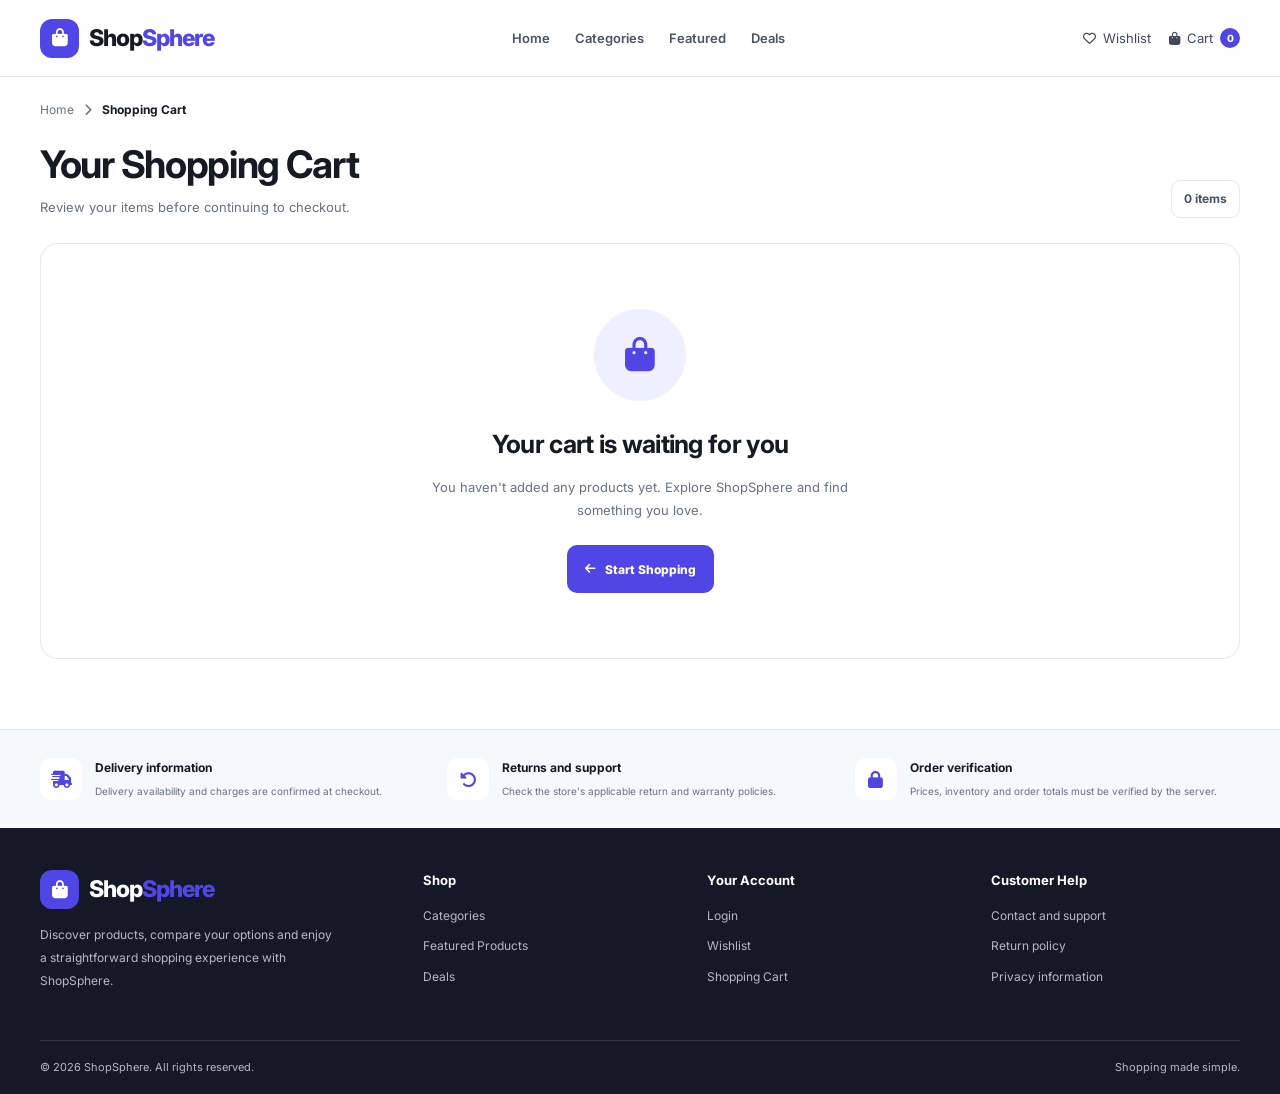
<file: cart.html>
<!DOCTYPE html>
<html lang="en">
<head>
  <meta charset="UTF-8">
  <meta name="viewport" content="width=device-width, initial-scale=1.0">

  <title>Shopping Cart | ShopSphere</title>
  <meta
    name="description"
    content="Review your ShopSphere shopping cart, update quantities, and continue to checkout."
  >
  <meta name="theme-color" content="#ffffff">

  <link rel="preconnect" href="https://fonts.googleapis.com">
  <link rel="preconnect" href="https://fonts.gstatic.com" crossorigin>
  <link
    href="https://fonts.googleapis.com/css2?family=Inter:wght@400;500;600;700;800&display=swap"
    rel="stylesheet"
  >
  <link
    rel="stylesheet"
    href="https://cdnjs.cloudflare.com/ajax/libs/font-awesome/6.5.2/css/all.min.css"
  >

  <!-- =================================================
       1. DESIGN SYSTEM AND GLOBAL STYLES
       ================================================= -->
  <style>
    :root {
      --primary: #4f46e5;
      --primary-dark: #3730a3;
      --text: #171923;
      --muted: #687083;
      --border: #e6e8ee;
      --surface: #ffffff;
      --soft: #f7f8fc;
      --success: #16834a;
      --danger: #c62828;
      --warning-bg: #fff8e8;
      --warning-text: #8a5a00;
      --radius: 14px;
      --shadow: 0 8px 28px rgba(22, 28, 45, 0.06);
      --container: 1200px;
    }

    * {
      box-sizing: border-box;
    }

    html {
      scroll-behavior: smooth;
      scroll-padding-top: 100px;
    }

    body {
      margin: 0;
      background: var(--surface);
      color: var(--text);
      font-family: "Inter", Arial, sans-serif;
      line-height: 1.6;
    }

    button,
    input {
      font: inherit;
    }

    button {
      cursor: pointer;
    }

    button:disabled {
      cursor: not-allowed;
      opacity: 0.55;
    }

    a {
      color: inherit;
      text-decoration: none;
    }

    img {
      display: block;
      max-width: 100%;
    }

    button:focus-visible,
    input:focus-visible,
    a:focus-visible {
      outline: 3px solid rgba(79, 70, 229, 0.35);
      outline-offset: 3px;
    }

    .container {
      width: min(var(--container), calc(100% - 40px));
      margin-inline: auto;
    }

    .muted {
      color: var(--muted);
    }

    .hidden {
      display: none !important;
    }

    .section-title {
      margin: 0;
      font-size: clamp(24px, 3vw, 32px);
      line-height: 1.25;
      letter-spacing: -0.9px;
    }

    .section-description {
      margin: 9px 0 0;
      color: var(--muted);
      font-size: 13px;
    }

    /* =================================================
       2. HEADER AND NAVIGATION
       ================================================= */

    .site-header {
      position: sticky;
      top: 0;
      z-index: 100;
      border-bottom: 1px solid var(--border);
      background: rgba(255, 255, 255, 0.97);
      backdrop-filter: blur(12px);
    }

    .header-inner {
      display: flex;
      min-height: 76px;
      align-items: center;
      justify-content: space-between;
      gap: 22px;
    }

    .brand {
      display: inline-flex;
      flex-shrink: 0;
      align-items: center;
      gap: 10px;
      font-size: 23px;
      font-weight: 800;
      letter-spacing: -1px;
    }

    .brand-mark {
      display: grid;
      width: 39px;
      height: 39px;
      place-items: center;
      border-radius: 12px;
      background: var(--primary);
      color: white;
      font-size: 18px;
    }

    .brand-name span {
      color: var(--primary);
    }

    .header-nav {
      display: flex;
      align-items: center;
      gap: 25px;
      font-size: 13px;
      font-weight: 600;
    }

    .header-nav a {
      color: #4b5262;
    }

    .header-nav a:hover {
      color: var(--primary);
    }

    .header-actions {
      display: flex;
      align-items: center;
      gap: 18px;
    }

    .header-link {
      display: inline-flex;
      min-height: 42px;
      align-items: center;
      gap: 7px;
      color: #42485a;
      font-size: 13px;
    }

    .header-link:hover {
      color: var(--primary);
    }

    .cart-count {
      display: inline-grid;
      min-width: 20px;
      height: 20px;
      padding-inline: 5px;
      place-items: center;
      border-radius: 20px;
      background: var(--primary);
      color: white;
      font-size: 10px;
      font-weight: 800;
    }

    .mobile-menu-button {
      display: none;
      width: 42px;
      height: 42px;
      border: 1px solid var(--border);
      border-radius: 10px;
      background: white;
      color: var(--text);
    }

    /* =================================================
       3. BREADCRUMB
       ================================================= */

    .breadcrumb {
      display: flex;
      flex-wrap: wrap;
      align-items: center;
      gap: 10px;
      padding-block: 23px;
      color: var(--muted);
      font-size: 12px;
    }

    .breadcrumb a:hover {
      color: var(--primary);
    }

    .breadcrumb .current {
      color: var(--text);
      font-weight: 700;
    }

    /* =================================================
       4. CART PAGE INTRODUCTION
       ================================================= */

    .cart-heading {
      display: flex;
      align-items: flex-end;
      justify-content: space-between;
      gap: 20px;
      padding-bottom: 25px;
    }

    .cart-heading h1 {
      margin: 0;
      font-size: clamp(28px, 4vw, 38px);
      line-height: 1.2;
      letter-spacing: -1.3px;
    }

    .cart-heading p {
      margin: 9px 0 0;
      color: var(--muted);
      font-size: 13px;
    }

    .item-count-label {
      flex-shrink: 0;
      padding: 8px 12px;
      border: 1px solid var(--border);
      border-radius: 9px;
      background: white;
      color: #4b5262;
      font-size: 12px;
      font-weight: 700;
    }

    /* =================================================
       5. MAIN CART LAYOUT
       ================================================= */

    .cart-section {
      padding-bottom: 70px;
    }

    .cart-layout {
      display: grid;
      grid-template-columns: minmax(0, 1fr) 350px;
      align-items: start;
      gap: 28px;
    }

    .cart-main {
      min-width: 0;
    }

    .cart-list-header {
      display: flex;
      align-items: center;
      justify-content: space-between;
      gap: 15px;
      margin-bottom: 14px;
    }

    .cart-list-header h2 {
      margin: 0;
      font-size: 17px;
    }

    .text-button {
      padding: 6px 0;
      border: 0;
      background: transparent;
      color: var(--primary);
      font-size: 12px;
      font-weight: 700;
    }

    .text-button:hover {
      text-decoration: underline;
    }

    .text-button.danger {
      color: var(--danger);
    }

    /* =================================================
       6. INDIVIDUAL CART ITEMS
       ================================================= */

    .cart-items {
      display: grid;
      gap: 13px;
    }

    .cart-item {
      display: grid;
      grid-template-columns: 112px minmax(0, 1fr);
      gap: 19px;
      padding: 19px;
      border: 1px solid var(--border);
      border-radius: var(--radius);
      background: white;
      transition: box-shadow 0.2s;
    }

    .cart-item:hover {
      box-shadow: var(--shadow);
    }

    .cart-item-image-wrap {
      display: grid;
      width: 112px;
      height: 124px;
      overflow: hidden;
      place-items: center;
      border: 1px solid #f0f1f5;
      border-radius: 11px;
      background: var(--soft);
    }

    .cart-item-image {
      width: 100%;
      height: 100%;
      padding: 10px;
      object-fit: contain;
    }

    .cart-item-content {
      display: flex;
      min-width: 0;
      flex-direction: column;
      justify-content: space-between;
      gap: 15px;
    }

    .cart-item-top {
      display: flex;
      align-items: flex-start;
      justify-content: space-between;
      gap: 12px;
    }

    .cart-item-brand {
      margin-bottom: 5px;
      color: var(--primary);
      font-size: 10px;
      font-weight: 800;
      letter-spacing: 0.7px;
      text-transform: uppercase;
    }

    .cart-item-title {
      display: -webkit-box;
      overflow: hidden;
      margin: 0;
      font-size: 14px;
      font-weight: 700;
      line-height: 1.55;
      overflow-wrap: anywhere;
      -webkit-box-orient: vertical;
      -webkit-line-clamp: 2;
      line-clamp: 2;
    }

    .cart-item-title a:hover {
      color: var(--primary);
    }

    .cart-item-unit-price {
      margin-top: 7px;
      color: var(--muted);
      font-size: 12px;
    }

    .remove-button {
      display: grid;
      flex-shrink: 0;
      width: 36px;
      height: 36px;
      place-items: center;
      border: 1px solid var(--border);
      border-radius: 9px;
      background: white;
      color: #7c8291;
    }

    .remove-button:hover {
      border-color: #f2b5b5;
      background: #fff3f3;
      color: var(--danger);
    }

    .cart-item-bottom {
      display: flex;
      flex-wrap: wrap;
      align-items: flex-end;
      justify-content: space-between;
      gap: 15px;
    }

    /* =================================================
       7. QUANTITY STEPPER
       ================================================= */

    .quantity-label {
      display: block;
      margin-bottom: 6px;
      color: var(--muted);
      font-size: 10px;
      font-weight: 700;
    }

    .quantity-control {
      display: inline-flex;
      height: 39px;
      align-items: center;
      border: 1px solid var(--border);
      border-radius: 9px;
      background: white;
    }

    .quantity-control button {
      width: 35px;
      height: 100%;
      border: 0;
      background: transparent;
      color: var(--text);
    }

    .quantity-control button:hover:not(:disabled) {
      background: var(--soft);
      color: var(--primary);
    }

    .quantity-control input {
      width: 34px;
      padding: 0;
      border: 0;
      outline: none;
      background: transparent;
      color: var(--text);
      text-align: center;
      font-size: 12px;
      font-weight: 700;
      appearance: textfield;
      -moz-appearance: textfield;
    }

    .quantity-control input::-webkit-inner-spin-button,
    .quantity-control input::-webkit-outer-spin-button {
      margin: 0;
      -webkit-appearance: none;
    }

    .line-total {
      text-align: right;
    }

    .line-total-label {
      display: block;
      margin-bottom: 3px;
      color: var(--muted);
      font-size: 10px;
    }

    .line-total strong {
      font-size: 16px;
      font-weight: 800;
    }

    .stock-warning {
      margin: 10px 0 0;
      color: var(--danger);
      font-size: 11px;
    }

    /* =================================================
       8. ORDER SUMMARY
       ================================================= */

    .order-summary {
      position: sticky;
      top: 100px;
      min-width: 0;
      padding: 24px;
      border: 1px solid var(--border);
      border-radius: var(--radius);
      background: white;
      box-shadow: 0 4px 20px rgba(22, 28, 45, 0.025);
    }

    .summary-title {
      margin: 0 0 22px;
      font-size: 19px;
      letter-spacing: -0.5px;
    }

    .summary-row {
      display: flex;
      align-items: flex-start;
      justify-content: space-between;
      gap: 15px;
      margin-block: 14px;
      color: #62697a;
      font-size: 12px;
    }

    .summary-row span:last-child {
      color: var(--text);
      font-weight: 700;
      text-align: right;
    }

    .summary-row.discount-row span:last-child {
      color: var(--success);
    }

    .summary-divider {
      height: 1px;
      margin-block: 20px;
      background: var(--border);
    }

    .summary-total {
      display: flex;
      align-items: center;
      justify-content: space-between;
      gap: 15px;
      margin-block: 19px;
    }

    .summary-total span:first-child {
      font-size: 14px;
      font-weight: 800;
    }

    .summary-total span:last-child {
      font-size: 23px;
      font-weight: 800;
      letter-spacing: -0.7px;
    }

    .summary-estimate {
      margin-top: -9px;
      color: var(--muted);
      font-size: 10px;
      line-height: 1.7;
    }

    /* =================================================
       9. COUPON SECTION
       ================================================= */

    .coupon-section {
      margin-top: 23px;
      padding-top: 20px;
      border-top: 1px solid var(--border);
    }

    .coupon-title {
      display: block;
      margin-bottom: 10px;
      font-size: 12px;
      font-weight: 800;
    }

    .coupon-form {
      display: flex;
      gap: 8px;
    }

    .coupon-input {
      width: 100%;
      min-width: 0;
      height: 43px;
      padding: 0 11px;
      border: 1px solid var(--border);
      border-radius: 9px;
      outline: none;
      font-size: 11px;
    }

    .coupon-input:focus {
      border-color: var(--primary);
    }

    .coupon-button {
      flex-shrink: 0;
      padding-inline: 13px;
      border: 1px solid var(--primary);
      border-radius: 9px;
      background: white;
      color: var(--primary);
      font-size: 11px;
      font-weight: 800;
    }

    .coupon-button:hover:not(:disabled) {
      background: #f1f0ff;
    }

    .coupon-message {
      margin: 9px 0 0;
      font-size: 11px;
      line-height: 1.6;
    }

    .coupon-message.success {
      color: var(--success);
    }

    .coupon-message.error {
      color: var(--danger);
    }

    .applied-coupon {
      display: flex;
      align-items: center;
      justify-content: space-between;
      gap: 8px;
      margin-top: 10px;
      padding: 9px 10px;
      border: 1px solid #b9e4c8;
      border-radius: 8px;
      background: #f0fbf4;
      color: var(--success);
      font-size: 11px;
      font-weight: 700;
    }

    /* =================================================
       10. PRIMARY ACTIONS
       ================================================= */

    .button {
      display: inline-flex;
      min-height: 48px;
      align-items: center;
      justify-content: center;
      gap: 9px;
      padding: 0 17px;
      border: 1px solid transparent;
      border-radius: 10px;
      font-size: 12px;
      font-weight: 800;
      transition: background 0.2s, transform 0.2s;
    }

    .button:hover:not(:disabled) {
      transform: translateY(-1px);
    }

    .button-primary {
      background: var(--primary);
      color: white;
    }

    .button-primary:hover:not(:disabled) {
      background: var(--primary-dark);
    }

    .button-outline {
      border-color: var(--border);
      background: white;
      color: var(--text);
    }

    .button-outline:hover:not(:disabled) {
      border-color: var(--primary);
      color: var(--primary);
    }

    .button-full {
      width: 100%;
    }

    .checkout-button {
      min-height: 52px;
      margin-top: 17px;
      font-size: 13px;
    }

    .continue-shopping {
      display: flex;
      align-items: center;
      justify-content: center;
      gap: 8px;
      margin-top: 17px;
      color: var(--primary);
      font-size: 12px;
      font-weight: 700;
    }

    .continue-shopping:hover {
      text-decoration: underline;
    }

    .checkout-note {
      display: flex;
      align-items: flex-start;
      gap: 8px;
      margin-top: 17px;
      color: var(--muted);
      font-size: 10px;
      line-height: 1.7;
    }

    .checkout-note i {
      margin-top: 3px;
      color: var(--success);
    }

    /* =================================================
       11. EMPTY CART STATE
       ================================================= */

    .empty-cart {
      padding: 65px 24px;
      border: 1px solid var(--border);
      border-radius: 18px;
      background: white;
      text-align: center;
    }

    .empty-cart-icon {
      display: grid;
      width: 92px;
      height: 92px;
      margin: 0 auto 23px;
      place-items: center;
      border-radius: 50%;
      background: #f0efff;
      color: var(--primary);
      font-size: 34px;
    }

    .empty-cart h2 {
      margin: 0;
      font-size: 25px;
      letter-spacing: -0.7px;
    }

    .empty-cart p {
      max-width: 430px;
      margin: 12px auto 23px;
      color: var(--muted);
      font-size: 13px;
      line-height: 1.8;
    }

    /* =================================================
       12. CART NOTICES AND LOADING
       ================================================= */

    .cart-notice {
      margin-bottom: 17px;
      padding: 13px 15px;
      border: 1px solid #f0d69c;
      border-radius: 10px;
      background: var(--warning-bg);
      color: var(--warning-text);
      font-size: 11px;
      line-height: 1.7;
    }

    .cart-notice.error {
      border-color: #f1bcbc;
      background: #fff3f3;
      color: var(--danger);
    }

    .loading-state {
      padding: 35px 15px;
      color: var(--muted);
      text-align: center;
      font-size: 12px;
    }

    .spinner {
      display: inline-block;
      width: 30px;
      height: 30px;
      margin-bottom: 12px;
      border: 3px solid #e5e7eb;
      border-top-color: var(--primary);
      border-radius: 50%;
      animation: spin 0.8s linear infinite;
    }

    @keyframes spin {
      to {
        transform: rotate(360deg);
      }
    }

    /* =================================================
       13. TRUST AND SERVICE INFORMATION
       ================================================= */

    .trust-section {
      padding-block: 28px;
      border-top: 1px solid var(--border);
      background: var(--soft);
    }

    .trust-grid {
      display: grid;
      grid-template-columns: repeat(3, minmax(0, 1fr));
      gap: 22px;
    }

    .trust-item {
      display: flex;
      align-items: flex-start;
      gap: 13px;
    }

    .trust-icon {
      display: grid;
      width: 42px;
      height: 42px;
      flex-shrink: 0;
      place-items: center;
      border-radius: 11px;
      background: white;
      color: var(--primary);
      font-size: 17px;
    }

    .trust-item strong {
      display: block;
      font-size: 12px;
    }

    .trust-item p {
      margin: 5px 0 0;
      color: var(--muted);
      font-size: 10px;
      line-height: 1.7;
    }

    /* =================================================
       14. FOOTER
       ================================================= */

    .site-footer {
      padding-top: 42px;
      background: #151827;
      color: white;
    }

    .footer-grid {
      display: grid;
      grid-template-columns: 1.4fr 1fr 1fr 1fr;
      gap: 35px;
      padding-bottom: 35px;
    }

    .footer-description {
      max-width: 300px;
      margin-top: 15px;
      color: #b4b9c8;
      font-size: 12px;
      line-height: 1.9;
    }

    .footer-column h3 {
      margin: 0 0 15px;
      font-size: 13px;
    }

    .footer-links {
      display: grid;
      gap: 11px;
    }

    .footer-links a {
      color: #b4b9c8;
      font-size: 12px;
    }

    .footer-links a:hover {
      color: white;
    }

    .footer-bottom {
      display: flex;
      flex-wrap: wrap;
      align-items: center;
      justify-content: space-between;
      gap: 12px;
      padding-block: 18px;
      border-top: 1px solid #303446;
      color: #b4b9c8;
      font-size: 11px;
    }

    /* =================================================
       15. TOAST NOTIFICATION
       ================================================= */

    .toast {
      position: fixed;
      right: 20px;
      bottom: 20px;
      z-index: 500;
      display: flex;
      max-width: min(390px, calc(100% - 32px));
      align-items: center;
      gap: 11px;
      padding: 15px 19px;
      border-radius: 12px;
      background: #202438;
      color: white;
      box-shadow: 0 12px 35px rgba(0, 0, 0, 0.2);
      font-size: 12px;
      opacity: 0;
      pointer-events: none;
      transform: translateY(12px);
      transition: opacity 0.2s, transform 0.2s;
    }

    .toast.show {
      opacity: 1;
      transform: translateY(0);
    }

    .toast i {
      color: #9be5b6;
    }

    /* =================================================
       16. RESPONSIVE TABLET LAYOUT
       ================================================= */

    @media (max-width: 1000px) {
      .cart-layout {
        grid-template-columns: minmax(0, 1fr) 310px;
        gap: 18px;
      }

      .order-summary {
        padding: 19px;
      }

      .header-nav {
        gap: 14px;
      }

      .footer-grid {
        grid-template-columns: repeat(2, minmax(0, 1fr));
      }
    }

    /* =================================================
       17. RESPONSIVE MOBILE NAVIGATION
       ================================================= */

    @media (max-width: 760px) {
      .container {
        width: min(100% - 28px, var(--container));
      }

      .header-inner {
        min-height: 66px;
        gap: 12px;
      }

      .brand {
        font-size: 20px;
      }

      .brand-mark {
        width: 35px;
        height: 35px;
      }

      .mobile-menu-button {
        display: inline-grid;
        place-items: center;
      }

      .header-nav {
        position: absolute;
        top: 66px;
        right: 0;
        left: 0;
        display: none;
        align-items: stretch;
        gap: 0;
        padding: 10px 20px 18px;
        border-bottom: 1px solid var(--border);
        background: white;
      }

      .header-nav.open {
        display: flex;
        flex-direction: column;
      }

      .header-nav a {
        padding: 12px 0;
        border-bottom: 1px solid #f0f1f5;
      }

      .header-actions {
        gap: 12px;
      }

      .header-link span:not(.cart-count) {
        display: none;
      }

      .cart-heading {
        align-items: flex-start;
      }

      .cart-layout {
        grid-template-columns: 1fr;
      }

      .order-summary {
        position: static;
        padding: 23px;
      }

      .trust-grid {
        grid-template-columns: 1fr;
        gap: 19px;
      }

      .section-title {
        font-size: 26px;
      }

      .cart-section {
        padding-bottom: 45px;
      }
    }

    /* =================================================
       18. SMALL MOBILE DEVICES
       ================================================= */

    @media (max-width: 450px) {
      .cart-heading {
        flex-direction: column;
        gap: 13px;
      }

      .cart-item {
        grid-template-columns: 83px minmax(0, 1fr);
        gap: 12px;
        padding: 12px;
      }

      .cart-item-image-wrap {
        width: 83px;
        height: 100px;
      }

      .cart-item-top {
        gap: 7px;
      }

      .cart-item-title {
        font-size: 12px;
      }

      .cart-item-unit-price {
        font-size: 11px;
      }

      .remove-button {
        width: 31px;
        height: 31px;
      }

      .cart-item-bottom {
        align-items: flex-start;
        flex-direction: column;
        gap: 12px;
      }

      .line-total {
        text-align: left;
      }

      .cart-list-header h2 {
        font-size: 15px;
      }

      .footer-grid {
        grid-template-columns: 1fr 1fr;
        gap: 24px 18px;
      }

      .footer-grid > :first-child {
        grid-column: 1 / -1;
      }

      .empty-cart {
        padding: 45px 17px;
      }
    }

    /* =================================================
       19. ACCESSIBILITY: REDUCED MOTION
       ================================================= */

    @media (prefers-reduced-motion: reduce) {
      *,
      *::before,
      *::after {
        scroll-behavior: auto !important;
        animation-duration: 0.01ms !important;
        animation-iteration-count: 1 !important;
        transition-duration: 0.01ms !important;
      }
    }
  </style>
</head>

<body>

  <!-- =================================================
       20. HEADER
       ================================================= -->

  <header class="site-header">
    <div class="container header-inner">

      <a class="brand" href="index.html" aria-label="ShopSphere home">
        <span class="brand-mark">
          <i class="fa-solid fa-bag-shopping" aria-hidden="true"></i>
        </span>
        <span class="brand-name">Shop<span>Sphere</span></span>
      </a>

      <nav class="header-nav" id="headerNav" aria-label="Main navigation">
        <a href="index.html">Home</a>
        <a href="index.html#categories">Categories</a>
        <a href="index.html#featured">Featured</a>
        <a href="index.html#deals">Deals</a>
      </nav>

      <div class="header-actions">
        <a class="header-link" href="wishlist.html" aria-label="Wishlist">
          <i class="fa-regular fa-heart" aria-hidden="true"></i>
          <span>Wishlist</span>
        </a>

        <a class="header-link" href="cart.html" aria-label="Shopping cart">
          <i class="fa-solid fa-bag-shopping" aria-hidden="true"></i>
          <span>Cart</span>
          <span class="cart-count" id="headerCartCount">0</span>
        </a>

        <button
          class="mobile-menu-button"
          id="mobileMenuButton"
          type="button"
          aria-label="Open navigation"
          aria-expanded="false"
          aria-controls="headerNav"
        >
          <i class="fa-solid fa-bars" aria-hidden="true"></i>
        </button>
      </div>

    </div>
  </header>

  <!-- =================================================
       21. BREADCRUMB
       ================================================= -->

  <div class="container">
    <nav class="breadcrumb" aria-label="Breadcrumb">
      <a href="index.html">Home</a>
      <i class="fa-solid fa-chevron-right" aria-hidden="true"></i>
      <span class="current" aria-current="page">Shopping Cart</span>
    </nav>
  </div>

  <!-- =================================================
       22. MAIN CART PAGE
       ================================================= -->

  <main class="container cart-section">

    <div class="cart-heading">
      <div>
        <h1>Your Shopping Cart</h1>
        <p>Review your items before continuing to checkout.</p>
      </div>

      <div class="item-count-label" id="itemCountLabel" aria-live="polite">
        0 items
      </div>
    </div>

    <!-- General messages: inventory, data and storage warnings. -->
    <div
      class="cart-notice hidden"
      id="cartNotice"
      role="status"
      aria-live="polite"
    ></div>

    <!-- =================================================
         23. EMPTY CART STATE
         ================================================= -->

    <section class="empty-cart hidden" id="emptyCart">
      <div class="empty-cart-icon">
        <i class="fa-solid fa-bag-shopping" aria-hidden="true"></i>
      </div>

      <h2>Your cart is waiting for you</h2>

      <p>
        You haven't added any products yet. Explore ShopSphere and find
        something you love.
      </p>

      <a class="button button-primary" href="index.html">
        <i class="fa-solid fa-arrow-left" aria-hidden="true"></i>
        Start Shopping
      </a>
    </section>

    <!-- =================================================
         24. CART ITEMS AND ORDER SUMMARY
         ================================================= -->

    <div class="cart-layout" id="cartLayout">

      <!-- Left: cart item list -->
      <section class="cart-main" aria-labelledby="cartItemsHeading">

        <div class="cart-list-header">
          <h2 id="cartItemsHeading">Cart Items</h2>

          <button
            class="text-button danger"
            id="clearCartButton"
            type="button"
          >
            Clear cart
          </button>
        </div>

        <div class="cart-items" id="cartItems" aria-live="polite">
          <div class="loading-state">
            <span class="spinner" role="status" aria-label="Loading cart"></span>
            <div>Loading your cart...</div>
          </div>
        </div>

        <a class="continue-shopping" href="index.html">
          <i class="fa-solid fa-arrow-left" aria-hidden="true"></i>
          Continue Shopping
        </a>
      </section>

      <!-- Right: summary, coupon and checkout -->
      <aside class="order-summary" aria-labelledby="summaryHeading">

        <h2 class="summary-title" id="summaryHeading">Order Summary</h2>

        <div class="summary-row">
          <span>Subtotal</span>
          <span id="subtotalValue">₹0.00</span>
        </div>

        <div class="summary-row discount-row">
          <span>Discount</span>
          <span id="discountValue">− ₹0.00</span>
        </div>

        <div class="summary-row">
          <span>Delivery</span>
          <span id="deliveryValue">Calculated at checkout</span>
        </div>

        <div class="summary-row">
          <span>Tax</span>
          <span id="taxValue">Calculated at checkout</span>
        </div>

        <div class="summary-divider"></div>

        <div class="summary-total">
          <span>Estimated Total</span>
          <span id="totalValue">₹0.00</span>
        </div>

        <p class="summary-estimate">
          This is an estimate. Final prices, applicable taxes, delivery charges,
          stock and discounts must be confirmed by the server at checkout.
        </p>

        <!-- Coupon interface -->
        <div class="coupon-section">
          <label class="coupon-title" for="couponInput">
            Coupon Code
          </label>

          <form class="coupon-form" id="couponForm">
            <input
              class="coupon-input"
              id="couponInput"
              type="text"
              name="coupon"
              placeholder="Enter coupon code"
              maxlength="40"
              autocomplete="off"
            >

            <button class="coupon-button" type="submit" id="applyCouponButton">
              Apply
            </button>
          </form>

          <p
            class="coupon-message"
            id="couponMessage"
            role="status"
            aria-live="polite"
          ></p>

          <div class="applied-coupon hidden" id="appliedCoupon">
            <span id="appliedCouponLabel">Coupon applied</span>
            <button
              class="text-button danger"
              id="removeCouponButton"
              type="button"
            >
              Remove
            </button>
          </div>
        </div>

        <button
          class="button button-primary button-full checkout-button"
          id="checkoutButton"
          type="button"
          disabled
        >
          Proceed to Checkout
          <i class="fa-solid fa-arrow-right" aria-hidden="true"></i>
        </button>

        <a class="continue-shopping" href="index.html#featured">
          Continue Exploring Products
        </a>

        <div class="checkout-note">
          <i class="fa-solid fa-shield-halved" aria-hidden="true"></i>
          <span>
            Your order is not confirmed until the server validates the order
            and the required payment or cash-on-delivery process is completed.
          </span>
        </div>

      </aside>
    </div>
  </main>

  <!-- =================================================
       25. SERVICE INFORMATION
       ================================================= -->

  <section class="trust-section">
    <div class="container trust-grid">

      <div class="trust-item">
        <div class="trust-icon">
          <i class="fa-solid fa-truck-fast" aria-hidden="true"></i>
        </div>
        <div>
          <strong>Delivery information</strong>
          <p>Delivery availability and charges are confirmed at checkout.</p>
        </div>
      </div>

      <div class="trust-item">
        <div class="trust-icon">
          <i class="fa-solid fa-rotate-left" aria-hidden="true"></i>
        </div>
        <div>
          <strong>Returns and support</strong>
          <p>Check the store's applicable return and warranty policies.</p>
        </div>
      </div>

      <div class="trust-item">
        <div class="trust-icon">
          <i class="fa-solid fa-lock" aria-hidden="true"></i>
        </div>
        <div>
          <strong>Order verification</strong>
          <p>Prices, inventory and order totals must be verified by the server.</p>
        </div>
      </div>

    </div>
  </section>

  <!-- =================================================
       26. FOOTER
       ================================================= -->

  <footer class="site-footer">
    <div class="container">

      <div class="footer-grid">

        <div>
          <a class="brand" href="index.html" aria-label="ShopSphere home">
            <span class="brand-mark">
              <i class="fa-solid fa-bag-shopping" aria-hidden="true"></i>
            </span>
            <span class="brand-name">Shop<span>Sphere</span></span>
          </a>

          <p class="footer-description">
            Discover products, compare your options and enjoy a straightforward
            shopping experience with ShopSphere.
          </p>
        </div>

        <div class="footer-column">
          <h3>Shop</h3>
          <div class="footer-links">
            <a href="index.html#categories">Categories</a>
            <a href="index.html#featured">Featured Products</a>
            <a href="index.html#deals">Deals</a>
          </div>
        </div>

        <div class="footer-column">
          <h3>Your Account</h3>
          <div class="footer-links">
            <a href="login.html">Login</a>
            <a href="wishlist.html">Wishlist</a>
            <a href="cart.html">Shopping Cart</a>
          </div>
        </div>

        <div class="footer-column">
          <h3>Customer Help</h3>
          <div class="footer-links">
            <a href="index.html">Contact and support</a>
            <a href="index.html">Return policy</a>
            <a href="index.html">Privacy information</a>
          </div>
        </div>

      </div>

      <div class="footer-bottom">
        <span>
          &copy; <span id="currentYear"></span> ShopSphere. All rights reserved.
        </span>
        <span>Shopping made simple.</span>
      </div>

    </div>
  </footer>

  <!-- =================================================
       27. TOAST NOTIFICATION
       ================================================= -->

  <div
    class="toast"
    id="toast"
    role="status"
    aria-live="polite"
    aria-atomic="true"
  >
    <i class="fa-solid fa-circle-check" aria-hidden="true"></i>
    <span id="toastMessage">Updated.</span>
  </div>

  <!-- =================================================
       28. CART JAVASCRIPT
       ================================================= -->

  <script>
    "use strict";

    /* -------------------------------------------------
       A. CONFIGURATION
       ------------------------------------------------- */

    const PRODUCT_API_URL = "/api/products";

    // Match the storage keys used by product-detail.html.
    const CART_STORAGE_KEYS = [
      "shopsphere-cart",
      "shopSphereCart",
      "cart"
    ];

    const FALLBACK_IMAGE =
      "https://placehold.co/300x300/f5f6fa/747b8c?text=Product";

    /*
      Coupon validation:
      Do not invent a discount or trust a browser-calculated coupon
      in a real checkout. Configure this endpoint on your backend
      before enabling actual coupon discounts.

      Expected example request:
      POST /api/coupons/validate
      { "code": "YOURCODE", "items": [{ "productId": "...", "quantity": 1 }] }

      Expected example response:
      { "valid": true, "code": "YOURCODE", "discount": 100 }

      The backend must independently validate eligibility and totals.
    */
    const COUPON_API_URL = "/api/coupons/validate";

    /* -------------------------------------------------
       B. APPLICATION STATE
       ------------------------------------------------- */

    let cartItems = [];
    let cartStorageKey = CART_STORAGE_KEYS[0];
    let catalogue = [];
    let catalogueAvailable = false;
    let activeCoupon = null;
    let toastTimer = null;

    const dom = {
      headerCartCount: document.querySelector("#headerCartCount"),
      itemCountLabel: document.querySelector("#itemCountLabel"),
      cartNotice: document.querySelector("#cartNotice"),

      emptyCart: document.querySelector("#emptyCart"),
      cartLayout: document.querySelector("#cartLayout"),
      cartItems: document.querySelector("#cartItems"),
      clearCartButton: document.querySelector("#clearCartButton"),

      subtotal: document.querySelector("#subtotalValue"),
      discount: document.querySelector("#discountValue"),
      delivery: document.querySelector("#deliveryValue"),
      tax: document.querySelector("#taxValue"),
      total: document.querySelector("#totalValue"),

      couponForm: document.querySelector("#couponForm"),
      couponInput: document.querySelector("#couponInput"),
      applyCouponButton: document.querySelector("#applyCouponButton"),
      couponMessage: document.querySelector("#couponMessage"),
      appliedCoupon: document.querySelector("#appliedCoupon"),
      appliedCouponLabel: document.querySelector("#appliedCouponLabel"),
      removeCouponButton: document.querySelector("#removeCouponButton"),

      checkoutButton: document.querySelector("#checkoutButton"),

      toast: document.querySelector("#toast"),
      toastMessage: document.querySelector("#toastMessage")
    };

    /* -------------------------------------------------
       C. GENERAL HELPERS
       ------------------------------------------------- */

    function escapeHTML(value) {
      return String(value ?? "").replace(/[&<>"']/g, (character) => {
        const entities = {
          "&": "&amp;",
          "<": "&lt;",
          ">": "&gt;",
          '"': "&quot;",
          "'": "&#39;"
        };

        return entities[character];
      });
    }

    function toNumber(value, fallback = 0) {
      const result = Number(value);

      return Number.isFinite(result) ? result : fallback;
    }

    function firstValue(object, keys, fallback = undefined) {
      for (const key of keys) {
        const value = object?.[key];

        if (value !== undefined && value !== null && value !== "") {
          return value;
        }
      }

      return fallback;
    }

    function normalizeId(value) {
      return value === undefined || value === null
        ? ""
        : String(value);
    }

    function getProductId(product) {
      return normalizeId(
        firstValue(product, ["_id", "id", "productId", "product_id"], "")
      );
    }

    function getProductName(product) {
      return String(
        firstValue(product, ["name", "title", "productName", "product_name"], "Unnamed product")
      );
    }

    function getProductBrand(product) {
      return String(
        firstValue(product, ["brand", "manufacturer", "vendor"], "")
      );
    }

    function getProductPrice(product) {
      return Math.max(
        0,
        toNumber(
          firstValue(product, ["price", "salePrice", "sale_price", "sellingPrice"], 0)
        )
      );
    }

    function getProductImage(product) {
      const image = firstValue(
        product,
        ["image", "imageUrl", "image_url", "thumbnail", "photo"],
        ""
      );

      if (typeof image === "string" && image.trim()) {
        return image.trim();
      }

      if (image && typeof image === "object") {
        return String(firstValue(image, ["url", "src"], FALLBACK_IMAGE));
      }

      return FALLBACK_IMAGE;
    }

    function getProductStock(product) {
      const rawStock = firstValue(
        product,
        ["stock", "stockQuantity", "stock_quantity", "inventory"],
        undefined
      );

      if (rawStock !== undefined) {
        return Math.max(0, Math.floor(toNumber(rawStock, 0)));
      }

      const available = firstValue(
        product,
        ["inStock", "in_stock", "available"],
        undefined
      );

      if (available === false) return 0;

      return null;
    }

    function getEntryId(item) {
      return normalizeId(
        firstValue(item, ["productId", "product_id", "id", "_id"], "")
      );
    }

    function getEntryQuantity(item) {
      return Math.max(
        0,
        Math.floor(toNumber(firstValue(item, ["quantity", "qty"], 0)))
      );
    }

    function formatPrice(amount) {
      return new Intl.NumberFormat("en-IN", {
        style: "currency",
        currency: "INR",
        minimumFractionDigits: 2,
        maximumFractionDigits: 2
      }).format(amount);
    }

    function showToast(message) {
      dom.toastMessage.textContent = message;
      dom.toast.classList.add("show");

      window.clearTimeout(toastTimer);

      toastTimer = window.setTimeout(() => {
        dom.toast.classList.remove("show");
      }, 2600);
    }

    function showNotice(message, isError = false) {
      dom.cartNotice.textContent = message;
      dom.cartNotice.classList.toggle("error", isError);
      dom.cartNotice.classList.remove("hidden");
    }

    function hideNotice() {
      dom.cartNotice.classList.add("hidden");
      dom.cartNotice.textContent = "";
    }

    /* -------------------------------------------------
       D. STORAGE
       ------------------------------------------------- */

    function readCartStorage() {
      for (const key of CART_STORAGE_KEYS) {
        try {
          const raw = localStorage.getItem(key);

          if (raw !== null) {
            const parsed = JSON.parse(raw);

            if (Array.isArray(parsed)) {
              return { key, value: parsed };
            }
          }
        } catch (error) {
          console.warn(`Unable to read "${key}".`, error);
        }
      }

      return {
        key: CART_STORAGE_KEYS[0],
        value: []
      };
    }

    function saveCartStorage() {
      try {
        localStorage.setItem(cartStorageKey, JSON.stringify(cartItems));
        return true;
      } catch (error) {
        console.error("Unable to save cart.", error);

        showNotice(
          "Your browser could not save the cart. Check browser storage settings and try again.",
          true
        );

        return false;
      }
    }

    function loadStoredCart() {
      const stored = readCartStorage();

      cartStorageKey = stored.key;
      cartItems = stored.value
        .filter((item) => item && typeof item === "object")
        .map((item) => ({ ...item }))
        .filter((item) => getEntryId(item) && getEntryQuantity(item) > 0);
    }

    /* -------------------------------------------------
       E. PRODUCT CATALOGUE
       ------------------------------------------------- */

    function normalizeProductResponse(payload) {
      if (Array.isArray(payload)) return payload;

      if (payload && Array.isArray(payload.products)) {
        return payload.products;
      }

      if (payload && Array.isArray(payload.data)) {
        return payload.data;
      }

      if (payload?.data && Array.isArray(payload.data.products)) {
        return payload.data.products;
      }

      return null;
    }

    async function loadCatalogue() {
      try {
        const response = await fetch(PRODUCT_API_URL, {
          method: "GET",
          headers: {
            "Accept": "application/json"
          }
        });

        if (!response.ok) {
          throw new Error(`Product API returned HTTP ${response.status}.`);
        }

        const payload = await response.json();
        const products = normalizeProductResponse(payload);

        if (!products) {
          throw new Error("Unexpected product API response.");
        }

        catalogue = products;
        catalogueAvailable = true;
      } catch (error) {
        catalogue = [];
        catalogueAvailable = false;

        console.warn(
          "The catalogue could not be loaded. Saved cart prices are estimates.",
          error
        );

        showNotice(
          "We could not refresh product information. Saved cart prices are estimates. Reconnect to the catalogue before proceeding to checkout."
        );
      }
    }

    function findCatalogueProduct(id) {
      return catalogue.find((product) => getProductId(product) === id) || null;
    }

    function getDisplayItem(item) {
      const id = getEntryId(item);
      const product = findCatalogueProduct(id);

      return {
        id,
        product,
        name: product
          ? getProductName(product)
          : String(firstValue(item, ["name", "title"], "Product")),
        brand: product
          ? getProductBrand(product)
          : String(firstValue(item, ["brand"], "")),
        image: product
          ? getProductImage(product)
          : String(firstValue(item, ["image", "imageUrl", "image_url"], FALLBACK_IMAGE)),
        price: product
          ? getProductPrice(product)
          : Math.max(0, toNumber(item.price, 0)),
        quantity: getEntryQuantity(item),
        stock: product ? getProductStock(product) : null,
        productPageUrl: `product-detail.html?id=${encodeURIComponent(id)}`
      };
    }

    /* -------------------------------------------------
       F. CART CALCULATIONS
       ------------------------------------------------- */

    function getCartSubtotal() {
      return cartItems.reduce((total, item) => {
        const display = getDisplayItem(item);

        return total + display.price * display.quantity;
      }, 0);
    }

    function getCartQuantity() {
      return cartItems.reduce((total, item) => {
        return total + getEntryQuantity(item);
      }, 0);
    }

    function getCouponDiscount(subtotal) {
      if (!activeCoupon) return 0;

      // This amount comes from the coupon API response.
      // The backend must validate the coupon again at checkout.
      return Math.min(
        subtotal,
        Math.max(0, toNumber(activeCoupon.discount, 0))
      );
    }

    function updateSummary() {
      const subtotal = getCartSubtotal();
      const discount = getCouponDiscount(subtotal);

      // Delivery and taxes remain unknown until the server calculates them.
      const estimatedTotal = Math.max(0, subtotal - discount);

      dom.subtotal.textContent = formatPrice(subtotal);
      dom.discount.textContent = `− ${formatPrice(discount)}`;
      dom.delivery.textContent = "At checkout";
      dom.tax.textContent = "At checkout";
      dom.total.textContent = formatPrice(estimatedTotal);

      dom.itemCountLabel.textContent =
        `${getCartQuantity()} ${getCartQuantity() === 1 ? "item" : "items"}`;

      dom.headerCartCount.textContent = String(getCartQuantity());

      const hasItems = cartItems.length > 0;

      dom.clearCartButton.disabled = !hasItems;
      dom.checkoutButton.disabled =
        !hasItems || !catalogueAvailable || hasInvalidItems();

      dom.appliedCoupon.classList.toggle("hidden", !activeCoupon);

      if (activeCoupon) {
        dom.appliedCouponLabel.textContent =
          `${activeCoupon.code} · ${formatPrice(discount)} saved`;
      }
    }

    function hasInvalidItems() {
      if (!catalogueAvailable) return true;

      return cartItems.some((item) => {
        const display = getDisplayItem(item);

        if (!display.product || !display.id || display.price <= 0) {
          return true;
        }

        if (display.stock === 0) return true;

        if (display.stock !== null && display.quantity > display.stock) {
          return true;
        }

        return false;
      });
    }

    /* -------------------------------------------------
       G. RENDER INDIVIDUAL CART ITEMS
       ------------------------------------------------- */

    function renderCartItem(item) {
      const display = getDisplayItem(item);
      const lineTotal = display.price * display.quantity;

      const article = document.createElement("article");
      article.className = "cart-item";
      article.dataset.productId = display.id;

      const imageLink = document.createElement("a");
      imageLink.className = "cart-item-image-wrap";
      imageLink.href = display.productPageUrl;
      imageLink.setAttribute("aria-label", `View ${display.name}`);

      const image = document.createElement("img");
      image.className = "cart-item-image";
      image.src = display.image || FALLBACK_IMAGE;
      image.alt = display.name;
      image.loading = "lazy";

      image.addEventListener("error", () => {
        image.src = FALLBACK_IMAGE;
      }, { once: true });

      imageLink.appendChild(image);

      const content = document.createElement("div");
      content.className = "cart-item-content";

      const top = document.createElement("div");
      top.className = "cart-item-top";

      const information = document.createElement("div");
      information.style.minWidth = "0";

      if (display.brand) {
        const brand = document.createElement("div");
        brand.className = "cart-item-brand";
        brand.textContent = display.brand;
        information.appendChild(brand);
      }

      const title = document.createElement("h3");
      title.className = "cart-item-title";

      const titleLink = document.createElement("a");
      titleLink.href = display.productPageUrl;
      titleLink.textContent = display.name;

      title.appendChild(titleLink);

      const unitPrice = document.createElement("div");
      unitPrice.className = "cart-item-unit-price";
      unitPrice.textContent = `${formatPrice(display.price)} per item`;

      information.append(title, unitPrice);

      const removeButton = document.createElement("button");
      removeButton.className = "remove-button";
      removeButton.type = "button";
      removeButton.dataset.action = "remove";
      removeButton.setAttribute("aria-label", `Remove ${display.name} from cart`);
      removeButton.innerHTML =
        '<i class="fa-regular fa-trash-can" aria-hidden="true"></i>';

      top.append(information, removeButton);

      const bottom = document.createElement("div");
      bottom.className = "cart-item-bottom";

      const quantityGroup = document.createElement("div");

      const quantityLabel = document.createElement("label");
      quantityLabel.className = "quantity-label";
      quantityLabel.textContent = "Quantity";

      const quantityControl = document.createElement("div");
      quantityControl.className = "quantity-control";

      const minus = document.createElement("button");
      minus.type = "button";
      minus.dataset.action = "decrease";
      minus.setAttribute("aria-label", `Decrease quantity of ${display.name}`);
      minus.textContent = "−";
      minus.disabled = display.quantity <= 1;

      const quantityInput = document.createElement("input");
      quantityInput.type = "number";
      quantityInput.min = "1";
      quantityInput.max = display.stock === null
        ? "99"
        : String(Math.min(99, display.stock));
      quantityInput.value = String(display.quantity);
      quantityInput.inputMode = "numeric";
      quantityInput.dataset.action = "quantity";
      quantityInput.setAttribute("aria-label", `Quantity of ${display.name}`);

      const plus = document.createElement("button");
      plus.type = "button";
      plus.dataset.action = "increase";
      plus.setAttribute("aria-label", `Increase quantity of ${display.name}`);
      plus.textContent = "+";
      plus.disabled =
        display.quantity >= 99 ||
        (display.stock !== null && display.quantity >= display.stock);

      quantityControl.append(minus, quantityInput, plus);
      quantityGroup.append(quantityLabel, quantityControl);

      const lineTotalElement = document.createElement("div");
      lineTotalElement.className = "line-total";

      const lineLabel = document.createElement("span");
      lineLabel.className = "line-total-label";
      lineLabel.textContent = "Item total";

      const lineValue = document.createElement("strong");
      lineValue.textContent = formatPrice(lineTotal);

      lineTotalElement.append(lineLabel, lineValue);
      bottom.append(quantityGroup, lineTotalElement);

      content.append(top, bottom);
      article.append(imageLink, content);

      if (!display.product && catalogueAvailable) {
        const warning = document.createElement("p");
        warning.className = "stock-warning";
        warning.textContent =
          "This product is no longer in the catalogue. Remove it before checkout.";
        content.appendChild(warning);
      } else if (display.stock === 0) {
        const warning = document.createElement("p");
        warning.className = "stock-warning";
        warning.textContent =
          "This product is currently out of stock. Remove it or check again later.";
        content.appendChild(warning);
      } else if (
        display.stock !== null &&
        display.quantity > display.stock
      ) {
        const warning = document.createElement("p");
        warning.className = "stock-warning";
        warning.textContent =
          `Only ${display.stock} unit(s) are currently available. Reduce the quantity to continue.`;
        content.appendChild(warning);
      }

      return article;
    }

    function renderCart() {
      dom.cartItems.replaceChildren();

      const hasItems = cartItems.length > 0;

      dom.emptyCart.classList.toggle("hidden", hasItems);
      dom.cartLayout.classList.toggle("hidden", !hasItems);

      if (!hasItems) {
        activeCoupon = null;
        dom.couponInput.value = "";
        dom.couponMessage.textContent = "";
        updateSummary();
        return;
      }

      cartItems.forEach((item) => {
        dom.cartItems.appendChild(renderCartItem(item));
      });

      updateSummary();
    }

    /* -------------------------------------------------
       H. CART ITEM ACTIONS
       ------------------------------------------------- */

    function findCartIndex(id) {
      return cartItems.findIndex((item) => getEntryId(item) === id);
    }

    function setQuantity(id, newQuantity) {
      const index = findCartIndex(id);

      if (index < 0) return;

      if (!Number.isInteger(newQuantity) || newQuantity < 1) {
        showToast("Quantity must be at least 1.");
        renderCart();
        return;
      }

      const display = getDisplayItem(cartItems[index]);

      if (newQuantity > 99) {
        showToast("The maximum quantity per product is 99.");
        newQuantity = 99;
      }

      if (display.stock !== null && newQuantity > display.stock) {
        showToast(`Only ${display.stock} unit(s) are available.`);
        renderCart();
        return;
      }

      cartItems[index].quantity = newQuantity;

      if (!saveCartStorage()) return;

      renderCart();
    }

    function removeCartItem(id) {
      const index = findCartIndex(id);

      if (index < 0) return;

      const display = getDisplayItem(cartItems[index]);
      cartItems.splice(index, 1);

      if (!saveCartStorage()) return;

      renderCart();
      showToast(`${display.name} removed from cart.`);
    }

    function clearCart() {
      if (cartItems.length === 0) return;

      const confirmed = window.confirm(
        "Are you sure you want to remove all products from your cart?"
      );

      if (!confirmed) return;

      const previousItems = cartItems;
      const previousCoupon = activeCoupon;

      cartItems = [];
      activeCoupon = null;

      if (!saveCartStorage()) {
        cartItems = previousItems;
        activeCoupon = previousCoupon;
        renderCart();
        return;
      }

      dom.couponInput.value = "";
      dom.couponMessage.textContent = "";

      renderCart();
      showToast("Your cart has been cleared.");
    }

    dom.cartItems.addEventListener("click", (event) => {
      const button = event.target.closest("button[data-action]");

      if (!button) return;

      const article = button.closest(".cart-item");
      if (!article) return;

      const id = article.dataset.productId;
      const index = findCartIndex(id);

      if (index < 0) return;

      const action = button.dataset.action;
      const quantity = getEntryQuantity(cartItems[index]);

      if (action === "remove") {
        removeCartItem(id);
      }

      if (action === "increase") {
        setQuantity(id, quantity + 1);
      }

      if (action === "decrease") {
        setQuantity(id, quantity - 1);
      }
    });

    dom.cartItems.addEventListener("change", (event) => {
      const input = event.target.closest('input[data-action="quantity"]');

      if (!input) return;

      const article = input.closest(".cart-item");
      if (!article) return;

      const quantity = Number(input.value);

      if (!Number.isInteger(quantity) || quantity < 1) {
        showToast("Enter a quantity of at least 1.");
        renderCart();
        return;
      }

      setQuantity(article.dataset.productId, quantity);
    });

    dom.clearCartButton.addEventListener("click", clearCart);

    /* -------------------------------------------------
       I. COUPON VALIDATION
       ------------------------------------------------- */

    function showCouponMessage(message, type = "") {
      dom.couponMessage.textContent = message;
      dom.couponMessage.className =
        `coupon-message ${type}`.trim();
    }

    async function applyCoupon(code) {
      const normalizedCode = code.trim().toUpperCase();

      if (!normalizedCode) {
        showCouponMessage("Enter a coupon code first.", "error");
        return;
      }

      if (cartItems.length === 0) {
        showCouponMessage("Add products before applying a coupon.", "error");
        return;
      }

      if (!catalogueAvailable) {
        showCouponMessage(
          "Reconnect to the product catalogue before validating a coupon.",
          "error"
        );
        return;
      }

      dom.applyCouponButton.disabled = true;
      showCouponMessage("Validating coupon...");

      try {
        const response = await fetch(COUPON_API_URL, {
          method: "POST",
          headers: {
            "Content-Type": "application/json",
            "Accept": "application/json"
          },
          body: JSON.stringify({
            code: normalizedCode,
            items: cartItems.map((item) => ({
              productId: getEntryId(item),
              quantity: getEntryQuantity(item)
            }))
          })
        });

        const result = await response.json().catch(() => ({}));

        if (!response.ok || result.valid !== true) {
          activeCoupon = null;
          updateSummary();

          showCouponMessage(
            result.message || "This coupon could not be validated. Check the code or try again.",
            "error"
          );

          return;
        }

        const discount = toNumber(result.discount, -1);

        if (discount < 0 || discount > getCartSubtotal()) {
          activeCoupon = null;
          updateSummary();

          showCouponMessage(
            "The server returned an invalid discount amount.",
            "error"
          );

          return;
        }

        activeCoupon = {
          code: String(result.code || normalizedCode),
          discount
        };

        updateSummary();

        showCouponMessage(
          "Coupon validated. Final eligibility and savings will be checked again at checkout.",
          "success"
        );

      } catch (error) {
        console.error("Coupon validation failed:", error);

        showCouponMessage(
          "Coupon validation is unavailable. Your cart has not been discounted.",
          "error"
        );
      } finally {
        dom.applyCouponButton.disabled = false;
      }
    }

    dom.couponForm.addEventListener("submit", (event) => {
      event.preventDefault();
      applyCoupon(dom.couponInput.value);
    });

    dom.removeCouponButton.addEventListener("click", () => {
      activeCoupon = null;
      dom.couponInput.value = "";
      dom.couponMessage.textContent = "";

      updateSummary();
      showToast("Coupon removed.");
    });

    /* -------------------------------------------------
       J. CHECKOUT NAVIGATION
       ------------------------------------------------- */

    dom.checkoutButton.addEventListener("click", () => {
      if (cartItems.length === 0) {
        showToast("Your cart is empty.");
        return;
      }

      if (!catalogueAvailable) {
        showNotice(
          "The product catalogue is unavailable. Reconnect before proceeding to checkout.",
          true
        );
        return;
      }

      if (hasInvalidItems()) {
        showNotice(
          "Some products are unavailable or have invalid quantities. Update your cart before checkout.",
          true
        );
        renderCart();
        return;
      }

      /*
        The checkout page must fetch current product data and recalculate
        prices on the server. Never use this page's subtotal as an
        authoritative order total.
      */
      window.location.href = "checkout.html";
    });

    /* -------------------------------------------------
       K. MOBILE NAVIGATION
       ------------------------------------------------- */

    const mobileMenuButton = document.querySelector("#mobileMenuButton");
    const headerNav = document.querySelector("#headerNav");

    mobileMenuButton.addEventListener("click", () => {
      const open = headerNav.classList.toggle("open");

      mobileMenuButton.setAttribute("aria-expanded", String(open));
      mobileMenuButton.setAttribute(
        "aria-label",
        open ? "Close navigation" : "Open navigation"
      );

      mobileMenuButton.innerHTML = open
        ? '<i class="fa-solid fa-xmark" aria-hidden="true"></i>'
        : '<i class="fa-solid fa-bars" aria-hidden="true"></i>';
    });

    headerNav.querySelectorAll("a").forEach((link) => {
      link.addEventListener("click", () => {
        headerNav.classList.remove("open");
        mobileMenuButton.setAttribute("aria-expanded", "false");
        mobileMenuButton.setAttribute("aria-label", "Open navigation");
        mobileMenuButton.innerHTML =
          '<i class="fa-solid fa-bars" aria-hidden="true"></i>';
      });
    });

    /* -------------------------------------------------
       L. INITIALIZATION
       ------------------------------------------------- */

    async function initializeCartPage() {
      document.querySelector("#currentYear").textContent =
        String(new Date().getFullYear());

      loadStoredCart();

      // Render saved items immediately, then refresh product information.
      renderCart();

      if (cartItems.length === 0) return;

      await loadCatalogue();

      // Refresh saved display information only after a successful API call.
      if (catalogueAvailable) {
        cartItems = cartItems.map((item) => {
          const product = findCatalogueProduct(getEntryId(item));

          if (!product) return item;

          // Preserve quantity, but update display data from the catalogue.
          return {
            ...item,
            productId: getProductId(product),
            name: getProductName(product),
            price: getProductPrice(product),
            image: getProductImage(product)
          };
        });

        saveCartStorage();
      }

      renderCart();
    }

    initializeCartPage();
  </script>

</body>
</html>
</file>
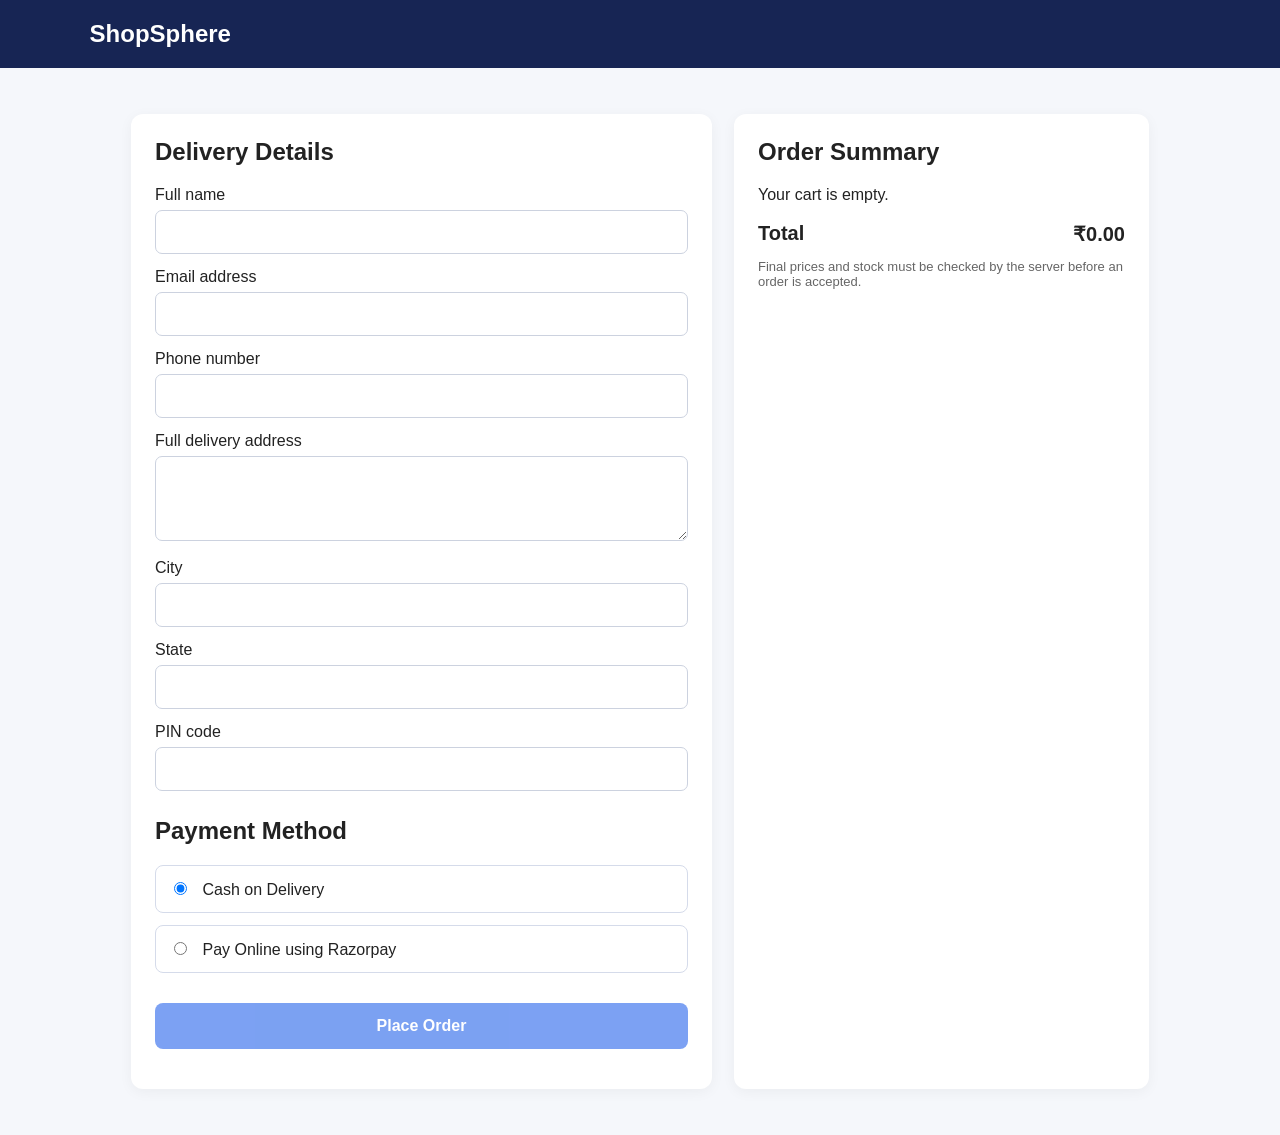
<file: checkout.html>
<!DOCTYPE html>
<html lang="en">
<head>
  <meta charset="UTF-8">
  <meta name="viewport" content="width=device-width, initial-scale=1.0">
  <title>Checkout | ShopSphere</title>
  <script src="https://checkout.razorpay.com/v1/checkout.js"></script>
  <style>
    * { box-sizing: border-box; }
    body {
      margin: 0; font-family: Arial, sans-serif;
      background: #f5f7fb; color: #222;
    }
    header {
      background: #172554; color: white;
      padding: 20px 7%; font-size: 24px; font-weight: bold;
    }
    main {
      max-width: 1050px; margin: 30px auto; padding: 16px;
      display: grid; grid-template-columns: 1.4fr 1fr; gap: 22px;
    }
    section {
      background: white; padding: 24px; border-radius: 12px;
      box-shadow: 0 3px 14px #0000000c;
    }
    h2 { margin-top: 0; }
    label { display: block; margin: 14px 0 6px; }
    input, textarea {
      width: 100%; padding: 12px; border: 1px solid #ccd2df;
      border-radius: 7px; font: inherit;
    }
    textarea { min-height: 85px; resize: vertical; }
    .payment {
      padding: 13px; border: 1px solid #d5dbea;
      border-radius: 8px; margin: 12px 0;
    }
    .payment input { width: auto; }
    .payment label { display: inline; margin-left: 8px; }
    .item {
      display: flex; justify-content: space-between; gap: 12px;
      padding: 12px 0; border-bottom: 1px solid #eee;
    }
    .total {
      display: flex; justify-content: space-between;
      font-weight: bold; font-size: 20px; margin-top: 18px;
    }
    button {
      width: 100%; margin-top: 18px; padding: 14px;
      border: 0; border-radius: 8px; background: #2563eb;
      color: white; font-size: 16px; font-weight: bold; cursor: pointer;
    }
    button:disabled { opacity: .6; cursor: wait; }
    #message { color: #b91c1c; margin-top: 12px; }
    @media (max-width: 700px) {
      main { grid-template-columns: 1fr; }
    }
  </style>
</head>
<body>
<header>ShopSphere</header>

<main>
  <section>
    <h2>Delivery Details</h2>
    <form id="checkoutForm">
      <label for="name">Full name</label>
      <input id="name" name="name" required maxlength="100" autocomplete="name">

      <label for="email">Email address</label>
      <input id="email" name="email" type="email" required autocomplete="email">

      <label for="phone">Phone number</label>
      <input id="phone" name="phone" type="tel" required
             pattern="[0-9]{10}" maxlength="10"
             title="Enter a 10-digit phone number" autocomplete="tel">

      <label for="address">Full delivery address</label>
      <textarea id="address" name="address" required maxlength="500"
                autocomplete="street-address"></textarea>

      <label for="city">City</label>
      <input id="city" name="city" required maxlength="100"
             autocomplete="address-level2">

      <label for="state">State</label>
      <input id="state" name="state" required maxlength="100"
             autocomplete="address-level1">

      <label for="pincode">PIN code</label>
      <input id="pincode" name="pincode" required
             pattern="[0-9]{6}" maxlength="6"
             title="Enter a 6-digit PIN code" autocomplete="postal-code">

      <h2 style="margin-top:26px">Payment Method</h2>
      <div class="payment">
        <input type="radio" id="cod" name="paymentMethod"
               value="COD" checked>
        <label for="cod">Cash on Delivery</label>
      </div>
      <div class="payment">
        <input type="radio" id="razorpay" name="paymentMethod"
               value="RAZORPAY">
        <label for="razorpay">Pay Online using Razorpay</label>
      </div>

      <button id="placeOrderButton" type="submit">Place Order</button>
      <p id="message" role="status" aria-live="polite"></p>
    </form>
  </section>

  <section>
    <h2>Order Summary</h2>
    <div id="cartItems"></div>
    <div class="total">
      <span>Total</span>
      <span id="cartTotal">₹0.00</span>
    </div>
    <p style="color:#666;font-size:13px">
      Final prices and stock must be checked by the server before an order
      is accepted.
    </p>
  </section>
</main>

<script>
  const CART_KEY = "shopSphereCart";
  const API_BASE = ""; // Same origin as your Express server.

  const form = document.getElementById("checkoutForm");
  const message = document.getElementById("message");
  const submitButton = document.getElementById("placeOrderButton");

  function readCart() {
    try {
      const cart = JSON.parse(localStorage.getItem(CART_KEY) || "[]");
      return Array.isArray(cart) ? cart : [];
    } catch {
      return [];
    }
  }

  function getItemId(item) {
    return item.productId ?? item.id ?? item._id;
  }

  function getQuantity(item) {
    return Number(item.quantity ?? item.qty ?? 1);
  }

  function renderCart() {
    const cart = readCart();
    const container = document.getElementById("cartItems");
    container.innerHTML = "";

    if (!cart.length) {
      container.textContent = "Your cart is empty.";
      document.getElementById("cartTotal").textContent = "₹0.00";
      submitButton.disabled = true;
      return;
    }

    let displayTotal = 0;

    cart.forEach(item => {
      const quantity = getQuantity(item);
      const price = Number(item.price);
      const lineTotal = price * quantity;

      if (!Number.isFinite(price) || price < 0 ||
          !Number.isInteger(quantity) || quantity < 1) {
        throw new Error("Your cart has invalid item details.");
      }

      displayTotal += lineTotal;

      const row = document.createElement("div");
      row.className = "item";

      const title = document.createElement("span");
      title.textContent = `${item.name || item.title || "Product"} × ${quantity}`;

      const priceText = document.createElement("span");
      priceText.textContent = "₹" + lineTotal.toLocaleString("en-IN", {
        minimumFractionDigits: 2,
        maximumFractionDigits: 2
      });

      row.append(title, priceText);
      container.appendChild(row);
    });

    document.getElementById("cartTotal").textContent =
      "₹" + displayTotal.toLocaleString("en-IN", {
        minimumFractionDigits: 2,
        maximumFractionDigits: 2
      });
  }

  async function apiPost(path, data) {
    const response = await fetch(API_BASE + path, {
      method: "POST",
      headers: { "Content-Type": "application/json" },
      credentials: "same-origin",
      body: JSON.stringify(data)
    });

    const result = await response.json().catch(() => ({}));

    if (!response.ok) {
      throw new Error(result.message || "The server could not process your request.");
    }
    return result;
  }

  function getDeliveryDetails() {
    return {
      name: form.name.value.trim(),
      email: form.email.value.trim(),
      phone: form.phone.value.trim(),
      address: form.address.value.trim(),
      city: form.city.value.trim(),
      state: form.state.value.trim(),
      pincode: form.pincode.value.trim()
    };
  }

  form.addEventListener("submit", async event => {
    event.preventDefault();
    message.textContent = "";

    if (!form.reportValidity()) return;

    const cart = readCart();
    if (!cart.length) {
      message.textContent = "Your cart is empty.";
      return;
    }

    submitButton.disabled = true;

    try {
      const paymentMethod =
        form.querySelector('input[name="paymentMethod"]:checked').value;

      // Send product IDs and quantities only. The backend must calculate
      // the real prices and total from trusted database records.
      const items = cart.map(item => ({
        productId: getItemId(item),
        quantity: getQuantity(item)
      }));

      if (items.some(item => !item.productId ||
          !Number.isInteger(item.quantity) || item.quantity < 1)) {
        throw new Error("A cart item is invalid. Please refresh your cart.");
      }

      const delivery = getDeliveryDetails();

      if (paymentMethod === "COD") {
        const result = await apiPost("/api/orders", {
          items,
          delivery,
          paymentMethod: "COD"
        });

        if (!result.orderId && !result.order?._id && !result.order?.id) {
          throw new Error("The server did not return an order ID.");
        }

        const orderId = result.orderId || result.order?._id || result.order?.id;

        localStorage.removeItem(CART_KEY);
        window.location.href =
          "order-success.html?orderId=" + encodeURIComponent(orderId);
        return;
      }

      // The backend must create a Razorpay order using its SECRET KEY.
      const payment = await apiPost("/api/payments/razorpay/order", {
        items,
        delivery
      });

      if (!payment.razorpayOrderId || !payment.keyId || !payment.orderId) {
        throw new Error("The server returned incomplete payment details.");
      }

      const razorpay = new Razorpay({
        key: payment.keyId,
        amount: payment.amount,
        currency: payment.currency || "INR",
        order_id: payment.razorpayOrderId,
        name: "ShopSphere",
        description: "ShopSphere order payment",
        prefill: {
          name: delivery.name,
          email: delivery.email,
          contact: delivery.phone
        },
        handler: async function (response) {
          try {
            message.textContent = "Verifying your payment…";

            // Only the server can verify the signature and mark the order paid.
            const verified = await apiPost("/api/payments/razorpay/verify", {
              orderId: payment.orderId,
              razorpay_order_id: response.razorpay_order_id,
              razorpay_payment_id: response.razorpay_payment_id,
              razorpay_signature: response.razorpay_signature
            });

            if (!verified.verified) {
              throw new Error("Payment verification failed. Contact support before retrying.");
            }

            localStorage.removeItem(CART_KEY);
            window.location.href =
              "order-success.html?orderId=" +
              encodeURIComponent(payment.orderId);
          } catch (error) {
            message.textContent = error.message;
            submitButton.disabled = false;
          }
        },
        modal: {
          ondismiss: function () {
            message.textContent =
              "Payment was cancelled. Your order has not been confirmed as paid.";
            submitButton.disabled = false;
          }
        },
        theme: { color: "#2563eb" }
      });

      razorpay.on("payment.failed", function () {
        message.textContent =
          "Payment failed. You can try again; check your order status first.";
        submitButton.disabled = false;
      });

      razorpay.open();
    } catch (error) {
      message.textContent = error.message;
      submitButton.disabled = false;
    }
  });

  try {
    renderCart();
  } catch (error) {
    message.textContent = error.message;
    submitButton.disabled = true;
  }
</script>
</body>
</html>
</file>
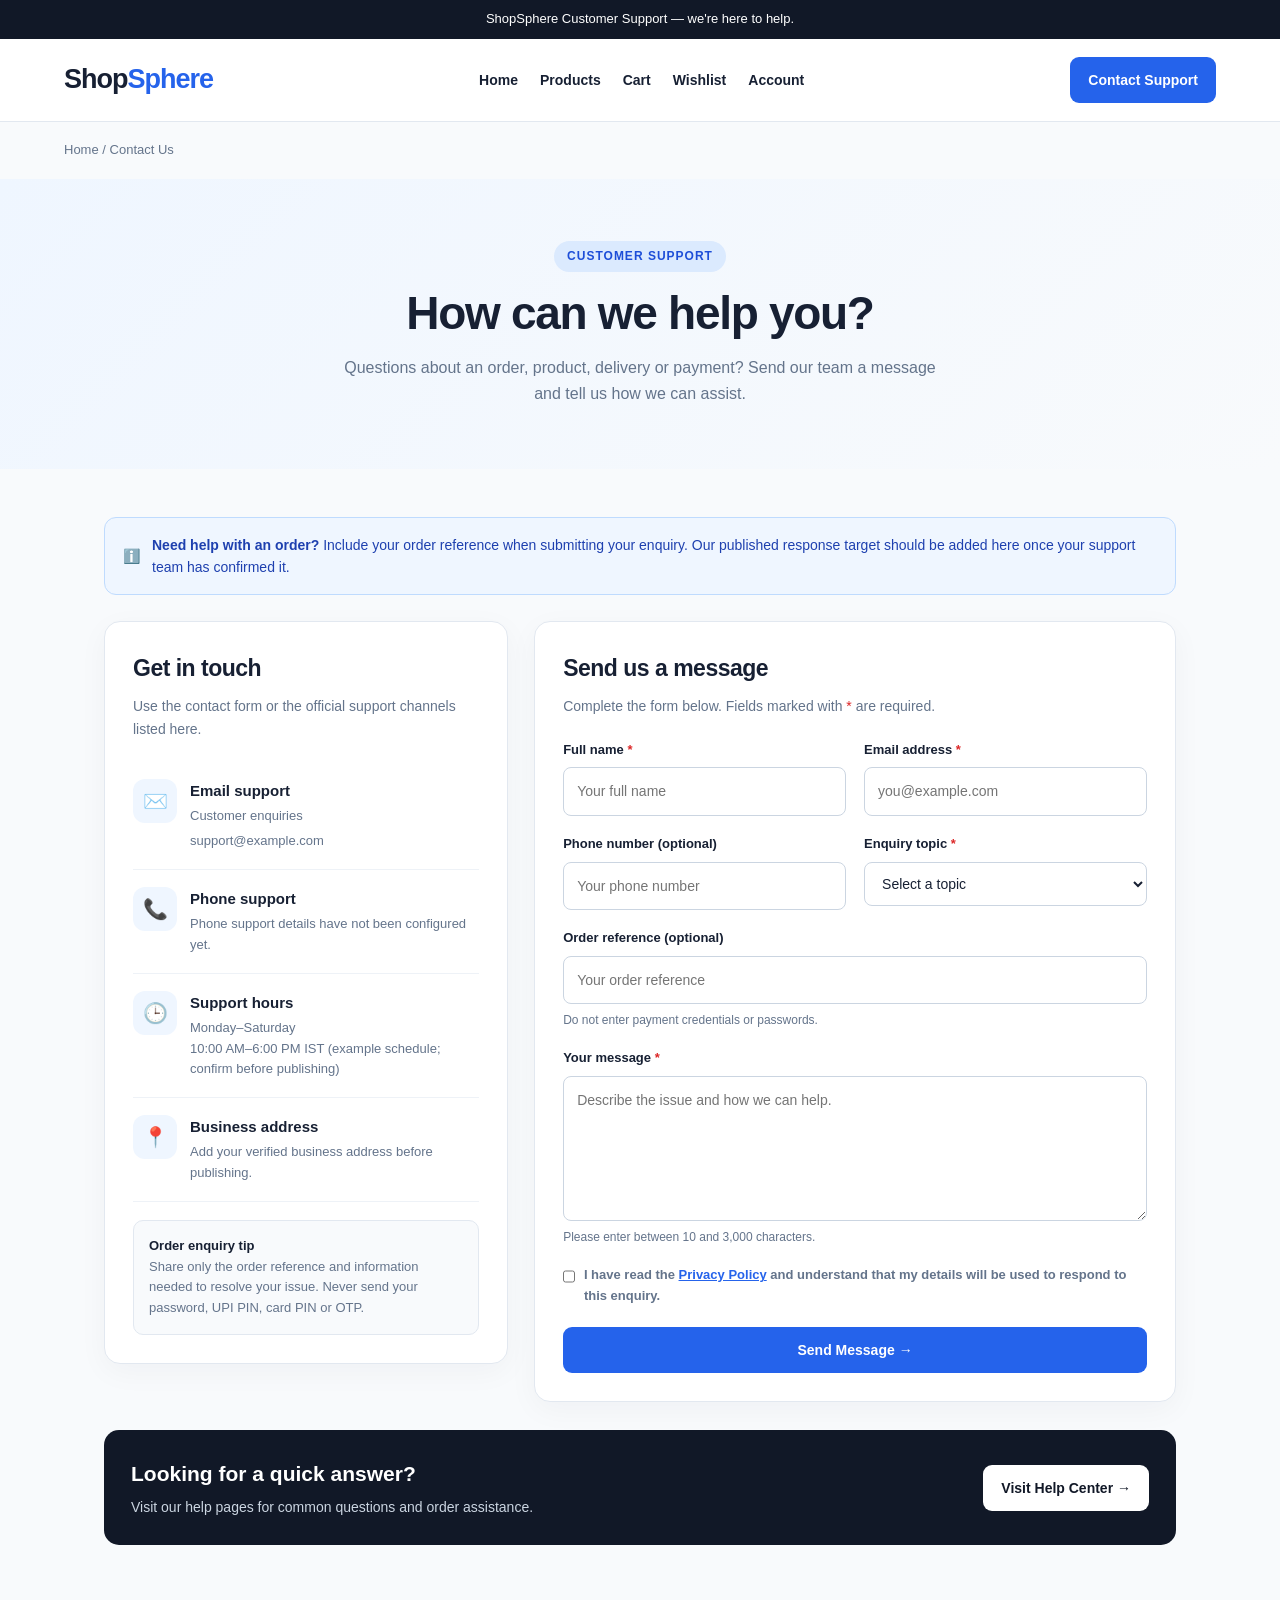
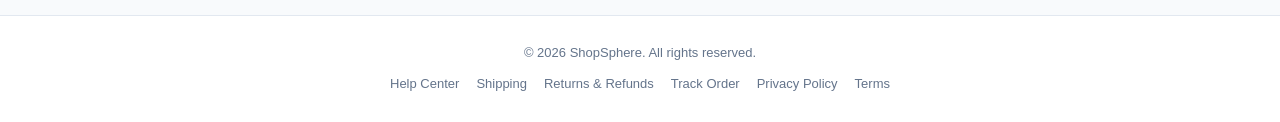
<file: contact.html>
<!DOCTYPE html>
<html lang="en">
<head>
  <meta charset="UTF-8">
  <meta name="viewport" content="width=device-width, initial-scale=1.0">
  <meta name="description" content="Contact ShopSphere customer support for order, product, shipping, payment and return assistance.">
  <meta name="theme-color" content="#2563eb">
  <title>Contact Us | ShopSphere</title>

  <style>
    :root {
      --primary: #2563eb;
      --primary-dark: #1d4ed8;
      --text: #172033;
      --muted: #64748b;
      --border: #e2e8f0;
      --surface: #ffffff;
      --background: #f8fafc;
      --success-bg: #dcfce7;
      --success-text: #166534;
      --error-bg: #fee2e2;
      --error-text: #991b1b;
    }

    * { box-sizing: border-box; margin: 0; padding: 0; }

    body {
      font-family: Inter, Arial, Helvetica, sans-serif;
      color: var(--text);
      background: var(--background);
      line-height: 1.6;
    }

    a { color: inherit; text-decoration: none; }
    button, input, select, textarea { font: inherit; }
    a:focus-visible, button:focus-visible,
    input:focus-visible, select:focus-visible,
    textarea:focus-visible {
      outline: 3px solid #93c5fd;
      outline-offset: 3px;
    }

    .announcement {
      padding: 9px 16px;
      background: #111827;
      color: #fff;
      text-align: center;
      font-size: 13px;
    }

    .navbar {
      max-width: 1200px;
      margin: auto;
      padding: 18px 24px;
      display: flex;
      align-items: center;
      justify-content: space-between;
      gap: 24px;
    }

    header { background: var(--surface); border-bottom: 1px solid var(--border); }

    .logo { font-size: 27px; font-weight: 800; letter-spacing: -1px; }
    .logo span { color: var(--primary); }

    .nav-links {
      display: flex;
      flex-wrap: wrap;
      align-items: center;
      gap: 22px;
      font-size: 14px;
      font-weight: 600;
    }

    .nav-links a:hover, .breadcrumb a:hover, footer a:hover {
      color: var(--primary);
    }

    .button {
      display: inline-flex;
      align-items: center;
      justify-content: center;
      gap: 8px;
      padding: 12px 18px;
      border: 0;
      border-radius: 9px;
      background: var(--primary);
      color: white;
      font-weight: 700;
      font-size: 14px;
      cursor: pointer;
      transition: background .2s, transform .2s;
    }

    .button:hover { background: var(--primary-dark); }
    .button:disabled { opacity: .65; cursor: not-allowed; }

    .breadcrumb {
      max-width: 1200px;
      margin: auto;
      padding: 18px 24px;
      color: var(--muted);
      font-size: 13px;
    }

    .hero {
      padding: 62px 20px;
      text-align: center;
      background: linear-gradient(135deg, #eff6ff, #f8fafc);
    }

    .eyebrow {
      display: inline-block;
      margin-bottom: 14px;
      padding: 6px 13px;
      border-radius: 30px;
      background: #dbeafe;
      color: #1d4ed8;
      font-size: 12px;
      font-weight: 800;
      letter-spacing: 1px;
      text-transform: uppercase;
    }

    .hero h1 {
      margin-bottom: 14px;
      font-size: clamp(32px, 5vw, 46px);
      line-height: 1.2;
      letter-spacing: -1.3px;
    }

    .hero p {
      max-width: 610px;
      margin: auto;
      color: var(--muted);
    }

    .container {
      max-width: 1120px;
      margin: auto;
      padding: 48px 24px 70px;
    }

    .response-banner {
      display: flex;
      align-items: center;
      gap: 12px;
      margin-bottom: 26px;
      padding: 16px 18px;
      border: 1px solid #bfdbfe;
      border-radius: 12px;
      background: #eff6ff;
      color: #1e40af;
      font-size: 14px;
    }

    .layout {
      display: grid;
      grid-template-columns: .85fr 1.35fr;
      align-items: start;
      gap: 26px;
    }

    .card {
      min-width: 0;
      padding: 28px;
      border: 1px solid var(--border);
      border-radius: 16px;
      background: var(--surface);
      box-shadow: 0 8px 30px rgba(15, 23, 42, .04);
    }

    .card h2 { margin-bottom: 8px; font-size: 23px; letter-spacing: -.5px; }
    .muted { color: var(--muted); }
    .description { margin-bottom: 22px; color: var(--muted); font-size: 14px; }

    .info-item {
      display: flex;
      align-items: flex-start;
      gap: 13px;
      padding: 17px 0;
      border-bottom: 1px solid #eef2f7;
    }

    .info-item:last-of-type { border-bottom: 0; }

    .info-icon {
      display: grid;
      flex: 0 0 44px;
      height: 44px;
      place-items: center;
      border-radius: 12px;
      background: #eff6ff;
      font-size: 20px;
    }

    .info-item h3 { margin-bottom: 3px; font-size: 15px; }
    .info-item p, .info-item a { color: var(--muted); font-size: 13px; overflow-wrap: anywhere; }
    .info-item a:hover { color: var(--primary); }

    .note {
      margin-top: 18px;
      padding: 15px;
      border: 1px solid var(--border);
      border-radius: 10px;
      background: var(--background);
      color: var(--muted);
      font-size: 13px;
    }

    .note strong { color: var(--text); }

    .form-grid {
      display: grid;
      grid-template-columns: 1fr 1fr;
      gap: 18px;
    }

    .form-group { display: flex; min-width: 0; flex-direction: column; gap: 7px; }
    .full { grid-column: 1 / -1; }

    label { font-size: 13px; font-weight: 700; }
    .required { color: #dc2626; }

    input, select, textarea {
      width: 100%;
      min-width: 0;
      padding: 12px 13px;
      border: 1px solid #cbd5e1;
      border-radius: 8px;
      background: white;
      color: var(--text);
      font-size: 14px;
    }

    input:focus, select:focus, textarea:focus {
      border-color: var(--primary);
    }

    textarea { min-height: 145px; resize: vertical; }

    .field-help { color: var(--muted); font-size: 12px; }

    .checkbox-row {
      display: flex;
      align-items: flex-start;
      gap: 9px;
      margin-top: 18px;
      color: var(--muted);
      font-size: 12px;
    }

    .checkbox-row input { width: auto; margin-top: 5px; }
    .checkbox-row a { color: var(--primary); text-decoration: underline; }

    .submit-button { width: 100%; margin-top: 20px; }

    .form-message {
      display: none;
      margin-top: 17px;
      padding: 13px 15px;
      border-radius: 9px;
      font-size: 13px;
      overflow-wrap: anywhere;
    }

    .form-message.show { display: block; }
    .form-message.success { background: var(--success-bg); color: var(--success-text); }
    .form-message.error { background: var(--error-bg); color: var(--error-text); }

    /* Hidden honeypot field for basic automated-spam detection. */
    .website-field {
      position: absolute !important;
      left: -10000px !important;
      width: 1px !important;
      height: 1px !important;
      overflow: hidden !important;
    }

    .help-banner {
      display: flex;
      align-items: center;
      justify-content: space-between;
      gap: 20px;
      margin-top: 28px;
      padding: 27px;
      border-radius: 15px;
      background: #111827;
      color: white;
    }

    .help-banner h2 { margin-bottom: 5px; font-size: 21px; }
    .help-banner p { color: #cbd5e1; font-size: 14px; }
    .help-banner .button { flex-shrink: 0; background: white; color: #111827; }
    .help-banner .button:hover { background: #e5e7eb; }

    footer {
      padding: 27px 20px;
      border-top: 1px solid var(--border);
      background: white;
      text-align: center;
      color: var(--muted);
      font-size: 13px;
    }

    .footer-links {
      display: flex;
      justify-content: center;
      flex-wrap: wrap;
      gap: 17px;
      margin-top: 10px;
    }

    @media (max-width: 800px) {
      .navbar { flex-wrap: wrap; }
      .nav-links { order: 3; width: 100%; gap: 16px; }
      .layout { grid-template-columns: 1fr; }
    }

    @media (max-width: 520px) {
      .navbar { padding: 16px; gap: 14px; }
      .logo { font-size: 24px; }
      .nav-links { gap: 12px; font-size: 13px; }
      .navbar > .button { padding: 10px 12px; }
      .hero { padding: 44px 18px; }
      .container { padding: 30px 15px 45px; }
      .card { padding: 21px; }
      .form-grid { grid-template-columns: 1fr; }
      .full { grid-column: auto; }
      .help-banner { align-items: flex-start; flex-direction: column; }
    }

    @media (prefers-reduced-motion: reduce) {
      *, *::before, *::after { scroll-behavior: auto !important; transition: none !important; }
    }
  </style>
</head>

<body>
  <div class="announcement">
    ShopSphere Customer Support — we're here to help.
  </div>

  <header>
    <nav class="navbar" aria-label="Main navigation">
      <a href="index.html" class="logo" aria-label="ShopSphere home">
        Shop<span>Sphere</span>
      </a>

      <div class="nav-links">
        <a href="index.html">Home</a>
        <a href="products.html">Products</a>
        <a href="cart.html">Cart</a>
        <a href="wishlist.html">Wishlist</a>
        <a href="account.html">Account</a>
      </div>

      <a class="button" href="#contact-form">Contact Support</a>
    </nav>
  </header>

  <nav class="breadcrumb" aria-label="Breadcrumb">
    <a href="index.html">Home</a> / <span aria-current="page">Contact Us</span>
  </nav>

  <section class="hero">
    <span class="eyebrow">Customer Support</span>
    <h1>How can we help you?</h1>
    <p>
      Questions about an order, product, delivery or payment?
      Send our team a message and tell us how we can assist.
    </p>
  </section>

  <main class="container">
    <div class="response-banner">
      <span aria-hidden="true">ℹ️</span>
      <div>
        <strong>Need help with an order?</strong>
        Include your order reference when submitting your enquiry.
        Our published response target should be added here once your support
        team has confirmed it.
      </div>
    </div>

    <div class="layout">
      <aside class="card" aria-labelledby="support-heading">
        <h2 id="support-heading">Get in touch</h2>
        <p class="description">
          Use the contact form or the official support channels listed here.
        </p>

        <div class="info-item">
          <div class="info-icon" aria-hidden="true">✉️</div>
          <div>
            <h3>Email support</h3>
            <p>Customer enquiries</p>
            <a href="mailto:support@example.com">support@example.com</a>
          </div>
        </div>

        <div class="info-item">
          <div class="info-icon" aria-hidden="true">📞</div>
          <div>
            <h3>Phone support</h3>
            <p>Phone support details have not been configured yet.</p>
          </div>
        </div>

        <div class="info-item">
          <div class="info-icon" aria-hidden="true">🕒</div>
          <div>
            <h3>Support hours</h3>
            <p>Monday–Saturday</p>
            <p>10:00 AM–6:00 PM IST (example schedule; confirm before publishing)</p>
          </div>
        </div>

        <div class="info-item">
          <div class="info-icon" aria-hidden="true">📍</div>
          <div>
            <h3>Business address</h3>
            <p>Add your verified business address before publishing.</p>
          </div>
        </div>

        <div class="note">
          <strong>Order enquiry tip</strong><br>
          Share only the order reference and information needed to resolve
          your issue. Never send your password, UPI PIN, card PIN or OTP.
        </div>
      </aside>

      <section class="card" id="contact-form" aria-labelledby="form-heading">
        <h2 id="form-heading">Send us a message</h2>
        <p class="description">
          Complete the form below. Fields marked with
          <span class="required">*</span> are required.
        </p>

        <form id="contactForm">
          <div class="form-grid">
            <div class="form-group">
              <label for="name">Full name <span class="required">*</span></label>
              <input id="name" name="name" type="text"
                autocomplete="name" maxlength="100"
                placeholder="Your full name" required>
            </div>

            <div class="form-group">
              <label for="email">Email address <span class="required">*</span></label>
              <input id="email" name="email" type="email"
                autocomplete="email" maxlength="150"
                placeholder="you@example.com" required>
            </div>

            <div class="form-group">
              <label for="phone">Phone number (optional)</label>
              <input id="phone" name="phone" type="tel"
                autocomplete="tel" maxlength="20"
                placeholder="Your phone number">
            </div>

            <div class="form-group">
              <label for="subject">Enquiry topic <span class="required">*</span></label>
              <select id="subject" name="subject" required>
                <option value="">Select a topic</option>
                <option value="order">Order enquiry</option>
                <option value="shipping">Shipping and delivery</option>
                <option value="return">Returns and refunds</option>
                <option value="product">Product question</option>
                <option value="payment">Payment issue</option>
                <option value="account">Account assistance</option>
                <option value="technical">Website problem</option>
                <option value="other">Other</option>
              </select>
            </div>

            <div class="form-group full">
              <label for="orderNumber">Order reference (optional)</label>
              <input id="orderNumber" name="orderNumber" type="text"
                maxlength="100" placeholder="Your order reference">
              <span class="field-help">Do not enter payment credentials or passwords.</span>
            </div>

            <div class="form-group full">
              <label for="message">Your message <span class="required">*</span></label>
              <textarea id="message" name="message"
                minlength="10" maxlength="3000" required
                placeholder="Describe the issue and how we can help."></textarea>
              <span class="field-help">Please enter between 10 and 3,000 characters.</span>
            </div>

            <!-- Honeypot: normal users should leave this field empty. -->
            <div class="website-field" aria-hidden="true">
              <label for="website">Leave this field empty</label>
              <input id="website" name="website" type="text"
                tabindex="-1" autocomplete="off">
            </div>
          </div>

          <div class="checkbox-row">
            <input id="privacyConsent" name="privacyConsent"
              type="checkbox" required>
            <label for="privacyConsent">
              I have read the <a href="privacy-policy.html">Privacy Policy</a>
              and understand that my details will be used to respond to this enquiry.
            </label>
          </div>

          <button class="button submit-button" id="submitButton" type="submit">
            <span id="buttonText">Send Message →</span>
          </button>

          <div id="formMessage" class="form-message"
            role="status" aria-live="polite" tabindex="-1"></div>
        </form>
      </section>
    </div>

    <section class="help-banner">
      <div>
        <h2>Looking for a quick answer?</h2>
        <p>Visit our help pages for common questions and order assistance.</p>
      </div>
      <a class="button" href="help-center.html">Visit Help Center →</a>
    </section>
  </main>

  <footer>
    <p>© <span id="year"></span> ShopSphere. All rights reserved.</p>
    <nav class="footer-links" aria-label="Customer service links">
      <a href="help-center.html">Help Center</a>
      <a href="shipping.html">Shipping</a>
      <a href="returns.html">Returns & Refunds</a>
      <a href="track-order.html">Track Order</a>
      <a href="privacy-policy.html">Privacy Policy</a>
      <a href="terms.html">Terms</a>
    </nav>
  </footer>

  <script>
    "use strict";

    document.getElementById("year").textContent =
      new Date().getFullYear();

    const form = document.getElementById("contactForm");
    const submitButton = document.getElementById("submitButton");
    const buttonText = document.getElementById("buttonText");
    const formMessage = document.getElementById("formMessage");

    function showMessage(type, message) {
      formMessage.className = "form-message show " + type;
      formMessage.textContent = message;
      formMessage.focus();
    }

    form.addEventListener("submit", async function (event) {
      event.preventDefault();

      if (!form.reportValidity()) return;

      const data = {
        name: document.getElementById("name").value.trim(),
        email: document.getElementById("email").value.trim(),
        phone: document.getElementById("phone").value.trim(),
        subject: document.getElementById("subject").value,
        orderNumber: document.getElementById("orderNumber").value.trim(),
        message: document.getElementById("message").value.trim(),
        website: document.getElementById("website").value
      };

      if (data.name.length < 2 || data.message.length < 10) {
        showMessage("error", "Please check your name and message before submitting.");
        return;
      }

      submitButton.disabled = true;
      buttonText.textContent = "Submitting...";
      formMessage.className = "form-message";
      formMessage.textContent = "";

      try {
        const response = await fetch("/api/contact", {
          method: "POST",
          headers: { "Content-Type": "application/json" },
          body: JSON.stringify(data)
        });

        const result = await response.json().catch(() => ({}));

        if (!response.ok || result.success !== true) {
          if (response.status === 429) {
            throw new Error("Too many requests. Please wait before trying again.");
          }
          throw new Error(result.message || "Your enquiry could not be submitted.");
        }

        form.reset();

        const reference = result.reference
          ? " Your reference is " + result.reference + "."
          : "";

        showMessage(
          "success",
          (result.message || "Your enquiry was saved successfully.") + reference
        );
      } catch (error) {
        showMessage(
          "error",
          error.message ||
            "Unable to connect to customer support. Please try again later."
        );
      } finally {
        submitButton.disabled = false;
        buttonText.textContent = "Send Message →";
      }
    });
  </script>
</body>
</html>
</file>
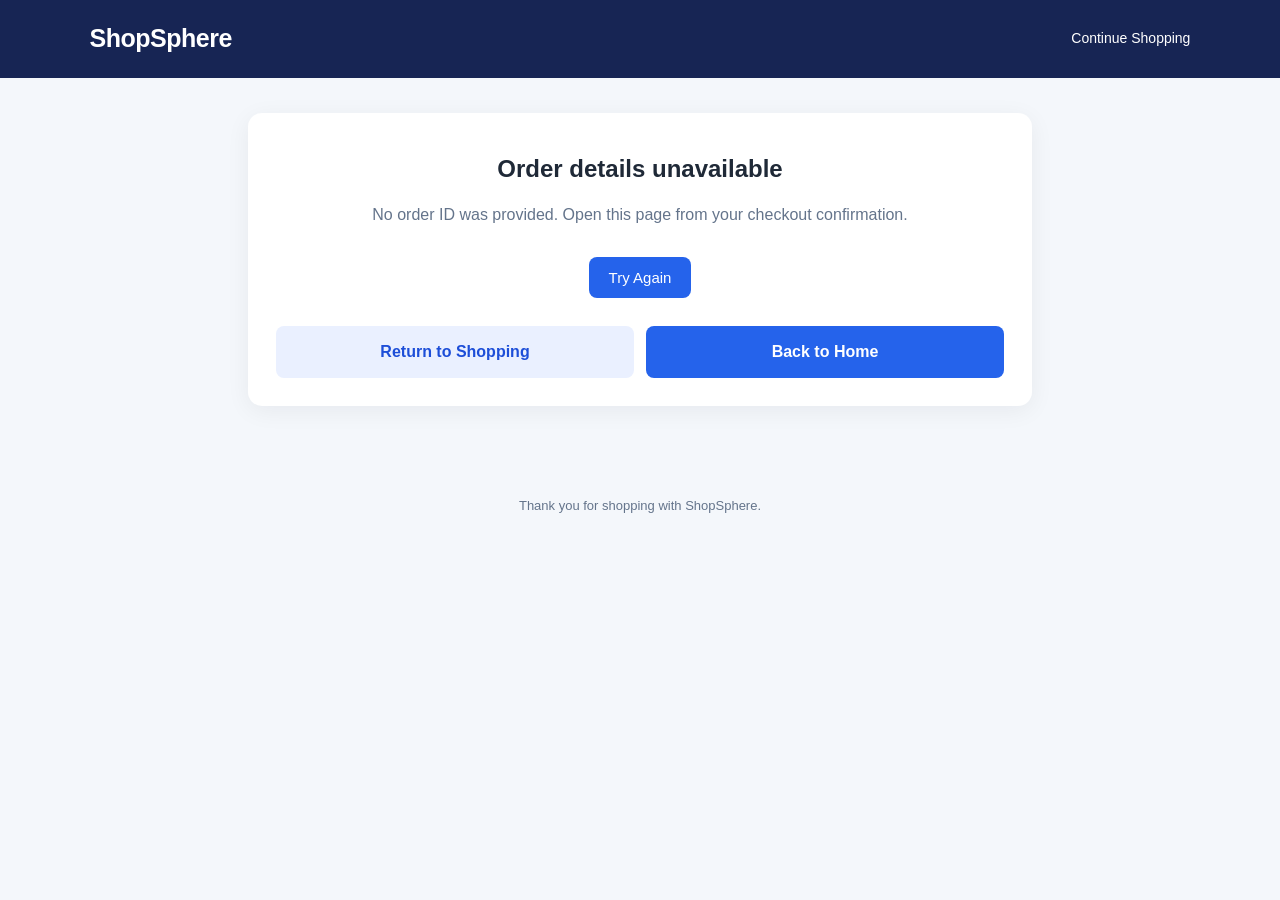
<file: order-success.html>
<!DOCTYPE html>
<html lang="en">
<head>
  <meta charset="UTF-8">
  <meta name="viewport" content="width=device-width, initial-scale=1.0">
  <meta name="theme-color" content="#172554">
  <title>Order Confirmation | ShopSphere</title>

  <style>
    * {
      box-sizing: border-box;
    }

    body {
      margin: 0;
      font-family: Arial, Helvetica, sans-serif;
      background: #f4f7fb;
      color: #1f2937;
      line-height: 1.5;
    }

    header {
      background: #172554;
      color: #ffffff;
      padding: 20px 7%;
      display: flex;
      justify-content: space-between;
      align-items: center;
      gap: 16px;
    }

    .brand {
      color: #ffffff;
      text-decoration: none;
      font-size: 25px;
      font-weight: 800;
      letter-spacing: -0.5px;
    }

    .header-link {
      color: #ffffff;
      text-decoration: none;
      font-size: 14px;
    }

    main {
      max-width: 820px;
      margin: 35px auto;
      padding: 0 18px 35px;
    }

    .card {
      background: #ffffff;
      border-radius: 14px;
      padding: 30px;
      box-shadow: 0 5px 25px rgba(15, 23, 42, 0.06);
    }

    .confirmation {
      text-align: center;
    }

    .success-icon {
      width: 78px;
      height: 78px;
      margin: 0 auto 18px;
      border-radius: 50%;
      background: #dcfce7;
      color: #15803d;
      display: flex;
      justify-content: center;
      align-items: center;
      font-size: 42px;
      font-weight: bold;
    }

    .success-icon.pending {
      background: #fef3c7;
      color: #92400e;
    }

    .success-icon.failed {
      background: #fee2e2;
      color: #b91c1c;
    }

    h1 {
      margin: 10px 0;
      font-size: clamp(24px, 4vw, 32px);
    }

    .subtitle {
      color: #64748b;
      max-width: 560px;
      margin: 0 auto;
    }

    .section-title {
      font-size: 20px;
      margin: 28px 0 14px;
    }

    .details {
      margin-top: 28px;
      border-top: 1px solid #e5e7eb;
    }

    .detail-row {
      display: flex;
      justify-content: space-between;
      align-items: flex-start;
      gap: 18px;
      padding: 13px 0;
      border-bottom: 1px solid #e5e7eb;
    }

    .detail-label {
      color: #64748b;
      flex-shrink: 0;
    }

    .detail-value {
      font-weight: 600;
      text-align: right;
      overflow-wrap: anywhere;
    }

    .address {
      background: #f8fafc;
      border: 1px solid #e5e7eb;
      border-radius: 9px;
      padding: 16px;
      overflow-wrap: anywhere;
    }

    .items {
      border-top: 1px solid #e5e7eb;
    }

    .item {
      display: flex;
      justify-content: space-between;
      align-items: flex-start;
      gap: 18px;
      padding: 16px 0;
      border-bottom: 1px solid #e5e7eb;
    }

    .item-title {
      font-weight: 700;
      overflow-wrap: anywhere;
    }

    .item-quantity {
      display: block;
      margin-top: 5px;
      font-size: 14px;
      color: #64748b;
    }

    .item-price {
      font-weight: 700;
      white-space: nowrap;
    }

    .total-row {
      display: flex;
      justify-content: space-between;
      gap: 15px;
      padding-top: 22px;
      font-size: 21px;
      font-weight: 800;
    }

    .total-value {
      text-align: right;
    }

    .notice {
      margin-top: 18px;
      padding: 13px 15px;
      border-radius: 8px;
      background: #eff6ff;
      color: #1e40af;
      font-size: 14px;
    }

    .actions {
      display: flex;
      flex-wrap: wrap;
      gap: 12px;
      margin-top: 28px;
    }

    .btn {
      flex: 1;
      min-width: 180px;
      display: inline-flex;
      justify-content: center;
      align-items: center;
      text-align: center;
      padding: 14px 18px;
      border-radius: 8px;
      text-decoration: none;
      font-weight: 700;
      transition: background 0.2s ease;
    }

    .btn-primary {
      background: #2563eb;
      color: #ffffff;
    }

    .btn-primary:hover {
      background: #1d4ed8;
    }

    .btn-secondary {
      background: #eaf0ff;
      color: #1d4ed8;
    }

    .btn-secondary:hover {
      background: #dbeafe;
    }

    .state-card {
      text-align: center;
      padding: 28px;
    }

    .state-card h1 {
      font-size: 24px;
    }

    .state-message {
      color: #64748b;
      overflow-wrap: anywhere;
    }

    .retry-button {
      margin-top: 14px;
      padding: 12px 20px;
      background: #2563eb;
      color: white;
      border: none;
      border-radius: 8px;
      font-size: 15px;
      cursor: pointer;
    }

    footer {
      text-align: center;
      padding: 20px;
      color: #64748b;
      font-size: 13px;
    }

    [hidden] {
      display: none !important;
    }

    @media (max-width: 560px) {
      header {
        padding: 17px 5%;
      }

      .brand {
        font-size: 21px;
      }

      main {
        margin-top: 20px;
        padding: 0 12px 25px;
      }

      .card {
        padding: 21px 17px;
      }

      .detail-row {
        gap: 12px;
      }

      .detail-label {
        white-space: normal;
      }

      .item {
        gap: 12px;
      }

      .item-price {
        white-space: normal;
        text-align: right;
      }

      .btn {
        min-width: 100%;
      }
    }
  </style>
</head>

<body>
  <header>
    <a class="brand" href="index.html">ShopSphere</a>
    <a class="header-link" href="products.html">Continue Shopping</a>
  </header>

  <main>
    <!-- Loading state -->
    <section id="loadingCard" class="card state-card" aria-live="polite">
      <p>Loading your order details...</p>
    </section>

    <!-- Error state -->
    <section id="errorCard" class="card state-card" hidden>
      <h1>Order details unavailable</h1>
      <p id="errorMessage" class="state-message">
        We could not load this order.
      </p>
      <button id="retryButton" class="retry-button" type="button">
        Try Again
      </button>
      <div class="actions">
        <a class="btn btn-secondary" href="products.html">
          Return to Shopping
        </a>
        <a class="btn btn-primary" href="index.html">
          Back to Home
        </a>
      </div>
    </section>

    <!-- Actual order details -->
    <section id="orderCard" class="card" hidden>
      <div class="confirmation">
        <div id="statusIcon" class="success-icon" aria-hidden="true">✓</div>
        <h1 id="confirmationTitle">Order placed successfully!</h1>
        <p id="confirmationMessage" class="subtitle">
          Your order details are shown below.
        </p>
      </div>

      <!-- 1. Order information -->
      <div class="details">
        <div class="detail-row">
          <span class="detail-label">Order ID</span>
          <span id="orderId" class="detail-value">—</span>
        </div>

        <div class="detail-row">
          <span class="detail-label">Order Date</span>
          <span id="orderDate" class="detail-value">—</span>
        </div>

        <!-- 2. Payment details -->
        <div class="detail-row">
          <span class="detail-label">Payment Method</span>
          <span id="paymentMethod" class="detail-value">—</span>
        </div>

        <div class="detail-row">
          <span class="detail-label">Payment Status</span>
          <span id="paymentStatus" class="detail-value">—</span>
        </div>

        <div class="detail-row">
          <span class="detail-label">Order Status</span>
          <span id="orderStatus" class="detail-value">—</span>
        </div>
      </div>

      <!-- 3. Delivery address -->
      <h2 class="section-title">Delivery Address</h2>
      <div id="shippingAddress" class="address">—</div>

      <!-- 4. Product summary -->
      <h2 class="section-title">Order Summary</h2>
      <div id="orderItems" class="items"></div>

      <div class="total-row">
        <span>Order Total</span>
        <span id="totalAmount" class="total-value">₹0.00</span>
      </div>

      <p id="paymentNotice" class="notice" hidden></p>

      <!-- 5. Navigation buttons -->
      <div class="actions">
        <a href="products.html" class="btn btn-primary">
          Continue Shopping
        </a>
        <a href="index.html" class="btn btn-secondary">
          Back to Home
        </a>
      </div>
    </section>
  </main>

  <footer>
    Thank you for shopping with ShopSphere.
  </footer>

  <script>
    const loadingCard = document.getElementById("loadingCard");
    const errorCard = document.getElementById("errorCard");
    const orderCard = document.getElementById("orderCard");
    const errorMessage = document.getElementById("errorMessage");
    const retryButton = document.getElementById("retryButton");

    function showOnly(card) {
      loadingCard.hidden = card !== loadingCard;
      errorCard.hidden = card !== errorCard;
      orderCard.hidden = card !== orderCard;
    }

    function setText(id, value) {
      const element = document.getElementById(id);
      element.textContent =
        value === undefined || value === null || value === ""
          ? "Not available"
          : String(value);
    }

    function formatMoney(value) {
      const amount = Number(value);

      if (!Number.isFinite(amount)) {
        return "Not available";
      }

      return "₹" + amount.toLocaleString("en-IN", {
        minimumFractionDigits: 2,
        maximumFractionDigits: 2
      });
    }

    function formatDate(value) {
      if (!value) return "Not available";

      const date = new Date(value);

      if (Number.isNaN(date.getTime())) {
        return "Not available";
      }

      return date.toLocaleString("en-IN", {
        dateStyle: "medium",
        timeStyle: "short"
      });
    }

    function displayPaymentMethod(method) {
      if (method === "COD") return "Cash on Delivery";
      if (method === "RAZORPAY") return "Razorpay Online Payment";
      return method || "Not available";
    }

    function renderItems(items) {
      const container = document.getElementById("orderItems");
      container.replaceChildren();

      if (!Array.isArray(items) || items.length === 0) {
        const emptyMessage = document.createElement("p");
        emptyMessage.className = "state-message";
        emptyMessage.textContent = "No product details are available.";
        container.appendChild(emptyMessage);
        return;
      }

      items.forEach(item => {
        const row = document.createElement("div");
        row.className = "item";

        const description = document.createElement("div");

        const title = document.createElement("div");
        title.className = "item-title";
        title.textContent = item.title || item.name || "Product";

        const quantity = document.createElement("span");
        quantity.className = "item-quantity";
        quantity.textContent =
          "Quantity: " + Number(item.quantity || 1);

        description.append(title, quantity);

        const price = document.createElement("div");
        price.className = "item-price";

        const lineTotal = item.lineTotal !== undefined
          ? Number(item.lineTotal)
          : Number(item.price || 0) * Number(item.quantity || 1);

        price.textContent = formatMoney(lineTotal);

        row.append(description, price);
        container.appendChild(row);
      });
    }

    function renderOrder(order) {
      setText("orderId", order.orderId);
      setText("orderDate", formatDate(order.createdAt));
      setText("paymentMethod", displayPaymentMethod(order.paymentMethod));
      setText("paymentStatus", order.paymentStatus || "PENDING");
      setText("orderStatus", order.status || "Processing");
      setText("shippingAddress", order.shippingAddress);
      setText("totalAmount", formatMoney(order.totalAmount));

      renderItems(order.items);

      const isCOD = order.paymentMethod === "COD";
      const isPaid = order.paymentStatus === "PAID";
      const isFailed = order.paymentStatus === "FAILED";
      const isAwaitingPayment =
        order.paymentMethod === "RAZORPAY" && !isPaid;

      const icon = document.getElementById("statusIcon");
      const title = document.getElementById("confirmationTitle");
      const subtitle = document.getElementById("confirmationMessage");
      const notice = document.getElementById("paymentNotice");

      icon.className = "success-icon";
      notice.hidden = true;
      notice.textContent = "";

      if (isPaid) {
        title.textContent = "Payment successful!";
        subtitle.textContent =
          "Your payment has been verified and your order is confirmed.";
        icon.textContent = "✓";
      } else if (isCOD) {
        title.textContent = "Order placed successfully!";
        subtitle.textContent =
          "Your order has been saved. Pay for it when it arrives.";
        icon.textContent = "✓";

        notice.textContent =
          "Cash on Delivery selected. Payment is still pending until you pay on delivery.";
        notice.hidden = false;
      } else if (isFailed) {
        title.textContent = "Payment not completed";
        subtitle.textContent =
          "Your order record exists, but payment is not confirmed.";
        icon.textContent = "!";
        icon.classList.add("failed");

        notice.textContent =
          "Please check your payment status before trying again or placing another order.";
        notice.hidden = false;
      } else if (isAwaitingPayment) {
        title.textContent = "Order received";
        subtitle.textContent =
          "Your order exists, but online payment has not been confirmed.";
        icon.textContent = "!";
        icon.classList.add("pending");

        notice.textContent =
          "Do not treat this order as paid. Contact support if you believe you have already paid.";
        notice.hidden = false;
      } else {
        title.textContent = "Order details";
        subtitle.textContent =
          "The latest order information is shown below.";
        icon.textContent = "✓";
      }
    }

    async function loadOrder() {
      showOnly(loadingCard);

      const params = new URLSearchParams(window.location.search);
      const orderId = params.get("orderId");

      if (!orderId) {
        errorMessage.textContent =
          "No order ID was provided. Open this page from your checkout confirmation.";
        showOnly(errorCard);
        return;
      }

      try {
        const response = await fetch(
          "/api/order/" + encodeURIComponent(orderId),
          {
            method: "GET",
            headers: { "Accept": "application/json" },
            credentials: "same-origin"
          }
        );

        const data = await response.json().catch(() => ({}));

        if (!response.ok || !data.success || !data.order) {
          throw new Error(
            data.message || "We could not find this order."
          );
        }

        renderOrder(data.order);
        showOnly(orderCard);
      } catch (error) {
        errorMessage.textContent =
          error.message ||
          "Unable to load order details. Please try again.";
        showOnly(errorCard);
      }
    }

    retryButton.addEventListener("click", loadOrder);

    loadOrder();
  </script>
</body>
</html>
</file>
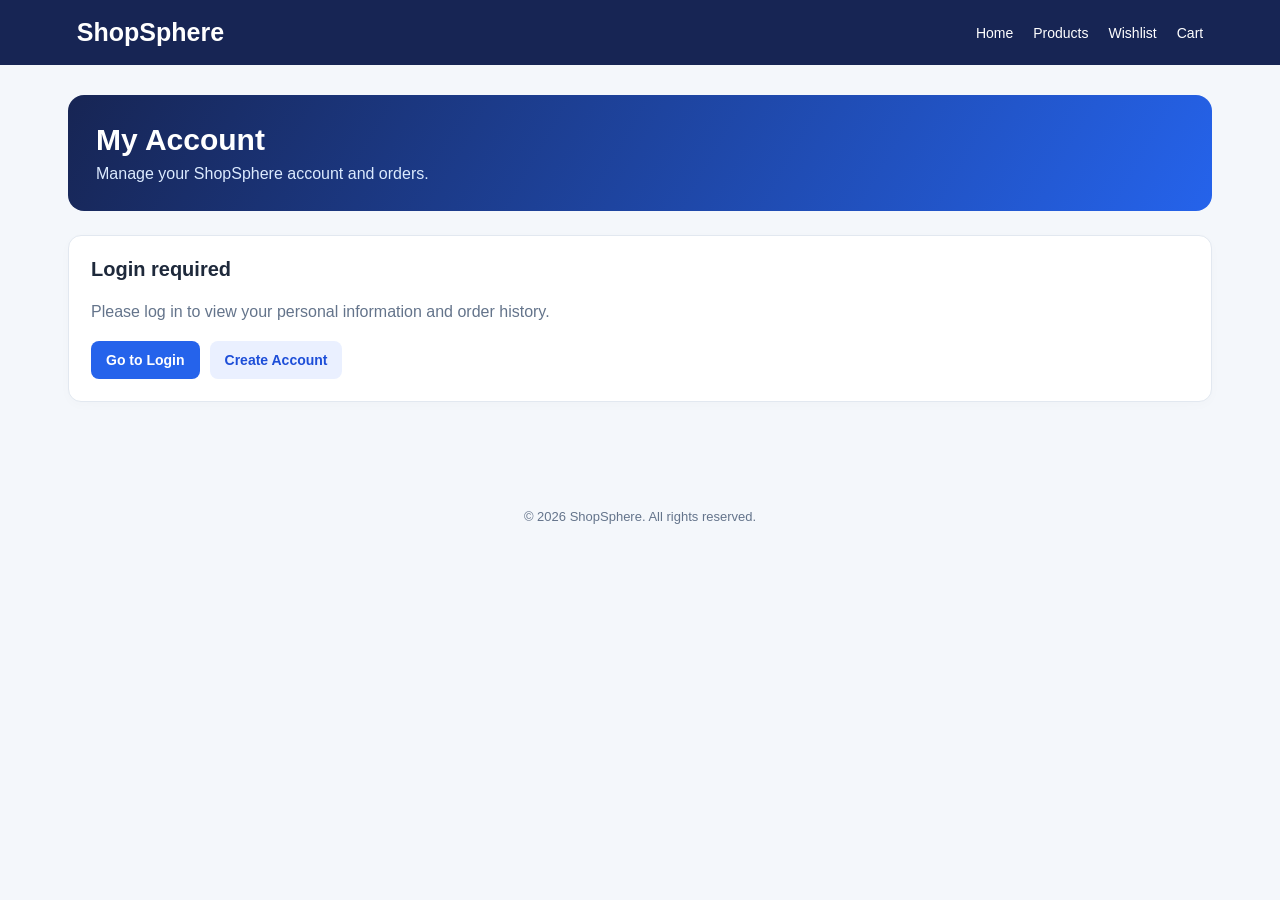
<file: profil.html>
<!DOCTYPE html>
<html lang="en">
<head>
  <meta charset="UTF-8">
  <meta name="viewport" content="width=device-width, initial-scale=1.0">
  <meta name="theme-color" content="#172554">
  <title>My Profile | ShopSphere</title>

  <style>
    * { box-sizing: border-box; }

    :root {
      --navy: #172554;
      --blue: #2563eb;
      --light: #f4f7fb;
      --muted: #64748b;
      --border: #e2e8f0;
      --green: #15803d;
    }

    body {
      margin: 0;
      font-family: Arial, Helvetica, sans-serif;
      background: var(--light);
      color: #1e293b;
    }

    a { text-decoration: none; }

    header {
      background: var(--navy);
      color: white;
      padding: 18px 6%;
      display: flex;
      justify-content: space-between;
      align-items: center;
      flex-wrap: wrap;
      gap: 16px;
    }

    .brand {
      color: white;
      font-size: 25px;
      font-weight: 800;
    }

    .navigation {
      display: flex;
      gap: 20px;
      flex-wrap: wrap;
    }

    .navigation a {
      color: white;
      font-size: 14px;
    }

    main {
      max-width: 1180px;
      margin: 30px auto;
      padding: 0 18px 35px;
    }

    .welcome {
      background: linear-gradient(120deg, #172554, #2563eb);
      color: white;
      border-radius: 16px;
      padding: 28px;
      margin-bottom: 24px;
    }

    .welcome h1 {
      margin: 0 0 8px;
      font-size: 30px;
    }

    .welcome p {
      margin: 0;
      color: #dbeafe;
      overflow-wrap: anywhere;
    }

    .layout {
      display: grid;
      grid-template-columns: 280px minmax(0, 1fr);
      gap: 22px;
      align-items: start;
    }

    .panel {
      background: white;
      border: 1px solid var(--border);
      border-radius: 13px;
      padding: 22px;
      margin-bottom: 20px;
      box-shadow: 0 3px 12px #00000005;
      min-width: 0;
    }

    .panel h2 {
      margin: 0 0 18px;
      font-size: 20px;
    }

    .avatar {
      width: 74px;
      height: 74px;
      border-radius: 50%;
      background: #dbeafe;
      color: #1d4ed8;
      display: flex;
      align-items: center;
      justify-content: center;
      font-size: 30px;
      font-weight: bold;
      margin-bottom: 15px;
    }

    .customer-name {
      font-size: 19px;
      font-weight: bold;
      margin-bottom: 5px;
      overflow-wrap: anywhere;
    }

    .customer-identifier {
      color: var(--muted);
      font-size: 13px;
      overflow-wrap: anywhere;
    }

    .menu {
      margin-top: 20px;
      display: grid;
      gap: 8px;
    }

    .menu a,
    .menu button {
      display: block;
      width: 100%;
      text-align: left;
      padding: 12px;
      border: 0;
      border-radius: 8px;
      background: #f8fafc;
      color: #334155;
      font: inherit;
      cursor: pointer;
    }

    .menu a:hover,
    .menu button:hover {
      background: #eaf0ff;
      color: #1d4ed8;
    }

    .profile-field {
      padding: 13px 0;
      border-bottom: 1px solid var(--border);
    }

    .profile-field:last-child { border-bottom: 0; }

    .field-label {
      display: block;
      color: var(--muted);
      font-size: 13px;
      margin-bottom: 5px;
    }

    .field-value {
      font-weight: 600;
      overflow-wrap: anywhere;
    }

    .stats {
      display: grid;
      grid-template-columns: repeat(3, minmax(0, 1fr));
      gap: 12px;
      margin-bottom: 22px;
    }

    .stat {
      background: white;
      border: 1px solid var(--border);
      border-radius: 12px;
      padding: 17px;
    }

    .stat span {
      display: block;
      color: var(--muted);
      font-size: 13px;
    }

    .stat strong {
      display: block;
      font-size: 24px;
      margin-top: 8px;
    }

    .order-card {
      border: 1px solid var(--border);
      border-radius: 10px;
      padding: 17px;
      margin-bottom: 14px;
    }

    .order-top {
      display: flex;
      justify-content: space-between;
      gap: 14px;
      flex-wrap: wrap;
      padding-bottom: 13px;
      border-bottom: 1px solid var(--border);
    }

    .order-number {
      font-weight: bold;
      overflow-wrap: anywhere;
    }

    .order-date {
      color: var(--muted);
      font-size: 13px;
      margin-top: 5px;
    }

    .status {
      display: inline-block;
      background: #dcfce7;
      color: #166534;
      border-radius: 20px;
      padding: 5px 10px;
      font-size: 12px;
      font-weight: bold;
      height: fit-content;
    }

    .status.pending {
      background: #fef3c7;
      color: #92400e;
    }

    .status.failed {
      background: #fee2e2;
      color: #991b1b;
    }

    .order-products {
      padding: 12px 0;
      line-height: 1.8;
      font-size: 14px;
      overflow-wrap: anywhere;
    }

    .order-bottom {
      display: flex;
      justify-content: space-between;
      align-items: center;
      gap: 12px;
      flex-wrap: wrap;
    }

    .order-total { font-weight: bold; }

    .small-button {
      border: 0;
      background: var(--blue);
      color: white;
      border-radius: 7px;
      padding: 10px 13px;
      font-weight: bold;
      cursor: pointer;
      font-size: 13px;
    }

    .small-button:hover { background: #1d4ed8; }

    .message {
      color: var(--muted);
      line-height: 1.6;
      overflow-wrap: anywhere;
    }

    .error { color: #b91c1c; }
    .success { color: var(--green); }

    .button-row {
      display: flex;
      gap: 10px;
      flex-wrap: wrap;
      margin-top: 16px;
    }

    .primary-link,
    .secondary-link {
      display: inline-block;
      padding: 11px 15px;
      border-radius: 8px;
      font-size: 14px;
      font-weight: bold;
    }

    .primary-link {
      background: var(--blue);
      color: white;
    }

    .secondary-link {
      background: #eaf0ff;
      color: #1d4ed8;
    }

    footer {
      text-align: center;
      color: var(--muted);
      padding: 22px;
      font-size: 13px;
    }

    [hidden] { display: none !important; }

    @media (max-width: 800px) {
      .layout { grid-template-columns: 1fr; }
      .stats { grid-template-columns: repeat(3, minmax(0, 1fr)); }
    }

    @media (max-width: 520px) {
      header { padding: 17px 5%; }
      .brand { font-size: 22px; }
      .navigation { gap: 13px; }
      main { margin-top: 18px; padding: 0 12px 25px; }
      .welcome { padding: 22px; }
      .welcome h1 { font-size: 25px; }
      .panel { padding: 17px; }
      .stats { grid-template-columns: 1fr; }
      .stat { padding: 14px; }
      .stat strong { font-size: 21px; }
    }
  </style>
</head>

<body>
  <!-- 1. Profile header and navigation -->
  <header>
    <a class="brand" href="index.html">ShopSphere</a>

    <nav class="navigation" aria-label="Main navigation">
      <a href="index.html">Home</a>
      <a href="products.html">Products</a>
      <a href="wishlist.html">Wishlist</a>
      <a href="cart.html">Cart</a>
    </nav>
  </header>

  <main>
    <section class="welcome">
      <h1 id="welcomeTitle">My Account</h1>
      <p id="welcomeSubtitle">Manage your ShopSphere account and orders.</p>
    </section>

    <section id="loginNotice" class="panel" hidden>
      <h2>Login required</h2>
      <p class="message">
        Please log in to view your personal information and order history.
      </p>
      <div class="button-row">
        <a class="primary-link" href="login.html">Go to Login</a>
        <a class="secondary-link" href="register.html">Create Account</a>
      </div>
    </section>

    <section id="pageError" class="panel" hidden>
      <h2>Unable to load your account</h2>
      <p id="pageErrorMessage" class="message error"></p>
      <button id="retryButton" class="small-button" type="button">
        Try Again
      </button>
    </section>

    <div id="profileContent" class="layout" hidden>
      <!-- Sidebar: personal information and account actions -->
      <aside>
        <section class="panel">
          <div id="avatar" class="avatar" aria-hidden="true">U</div>
          <div id="customerName" class="customer-name">Customer</div>
          <div id="customerIdentifier" class="customer-identifier"></div>

          <nav class="menu" aria-label="Account menu">
            <a href="#personalInformation">Personal Information</a>
            <a href="#myOrders">My Orders</a>
            <a href="wishlist.html">My Wishlist</a>
            <a href="products.html">Continue Shopping</a>
            <button id="logoutButton" type="button">Log Out</button>
          </nav>
        </section>

        <!-- 2. Personal information -->
        <section id="personalInformation" class="panel">
          <h2>Personal Information</h2>

          <div class="profile-field">
            <span class="field-label">Full Name</span>
            <span id="profileName" class="field-value">—</span>
          </div>

          <div class="profile-field">
            <span class="field-label">Registered Email / Phone</span>
            <span id="profileIdentifier" class="field-value">—</span>
          </div>

          <p class="message">
            Your registered details are displayed here. Profile editing
            requires a secure backend update endpoint.
          </p>
        </section>
      </aside>

      <div>
        <!-- Account summary -->
        <section class="stats" aria-label="Account summary">
          <div class="stat">
            <span>Total Orders</span>
            <strong id="totalOrders">0</strong>
          </div>
          <div class="stat">
            <span>Paid Orders</span>
            <strong id="paidOrders">0</strong>
          </div>
          <div class="stat">
            <span>Pending Payments</span>
            <strong id="pendingPayments">0</strong>
          </div>
        </section>

        <!-- 3. Order history and 4. Order tracking -->
        <section id="myOrders" class="panel">
          <h2>My Orders</h2>
          <p id="ordersMessage" class="message" aria-live="polite">
            Loading your order history...
          </p>
          <div id="ordersList"></div>
        </section>

        <!-- 5. Wishlist shortcut -->
        <section class="panel">
          <h2>My Wishlist</h2>
          <p class="message">
            Visit your saved products to see the items you want to buy later.
          </p>
          <a href="wishlist.html" class="primary-link">View Wishlist</a>
        </section>

        <!-- 6. Account actions -->
        <section class="panel">
          <h2>Account Actions</h2>
          <p class="message">
            For your security, password changes and profile updates should
            be handled by authenticated backend endpoints.
          </p>
          <div class="button-row">
            <a href="contact.html" class="secondary-link">
              Contact Support
            </a>
            <button id="logoutButtonBottom" class="small-button" type="button">
              Log Out
            </button>
          </div>
          <p id="logoutMessage" class="message" aria-live="polite"></p>
        </section>
      </div>
    </div>
  </main>

  <footer>
    &copy; <span id="year"></span> ShopSphere. All rights reserved.
  </footer>

  <script>
    /*
      This page expects:
      GET /api/orders/:identifier

      It uses the existing ShopSphere login convention of storing a user
      object in localStorage. Update USER_STORAGE_KEY if your login page
      uses a different key.

      Important: localStorage alone is not secure authentication.
      The backend must enforce customer ownership before this is used publicly.
    */

    const USER_STORAGE_KEY = "shopSphereUser";

    const profileContent = document.getElementById("profileContent");
    const loginNotice = document.getElementById("loginNotice");
    const pageError = document.getElementById("pageError");
    const pageErrorMessage = document.getElementById("pageErrorMessage");
    const ordersMessage = document.getElementById("ordersMessage");
    const ordersList = document.getElementById("ordersList");

    let currentUser = null;

    document.getElementById("year").textContent =
      new Date().getFullYear();

    function setText(id, value) {
      document.getElementById(id).textContent =
        value === undefined || value === null || value === ""
          ? "Not available"
          : String(value);
    }

    function formatMoney(value) {
      const amount = Number(value);
      if (!Number.isFinite(amount)) return "Not available";

      return "₹" + amount.toLocaleString("en-IN", {
        minimumFractionDigits: 2,
        maximumFractionDigits: 2
      });
    }

    function formatDate(value) {
      if (!value) return "Date unavailable";

      const date = new Date(value);
      if (Number.isNaN(date.getTime())) return "Date unavailable";

      return date.toLocaleDateString("en-IN", {
        day: "numeric",
        month: "short",
        year: "numeric"
      });
    }

    function readUser() {
      try {
        const raw = localStorage.getItem(USER_STORAGE_KEY);
        if (!raw) return null;

        const user = JSON.parse(raw);

        if (!user || typeof user !== "object") return null;

        const identifier = user.identifier || user.email || user.phone;
        if (!identifier) return null;

        return {
          name: user.name || "Customer",
          identifier: String(identifier)
        };
      } catch {
        return null;
      }
    }

    function showLoginRequired() {
      profileContent.hidden = true;
      pageError.hidden = true;
      loginNotice.hidden = false;
    }

    function showPageError(message) {
      pageErrorMessage.textContent = message;
      pageError.hidden = false;
    }

    function renderProfile(user) {
      const name = user.name || "Customer";
      const identifier = user.identifier || "Not available";

      setText("welcomeTitle", "Welcome, " + name);
      setText("welcomeSubtitle", "Your ShopSphere account overview.");
      setText("customerName", name);
      setText("customerIdentifier", identifier);
      setText("profileName", name);
      setText("profileIdentifier", identifier);

      const initials = name
        .split(/\s+/)
        .filter(Boolean)
        .slice(0, 2)
        .map(part => part.charAt(0).toUpperCase())
        .join("");

      setText("avatar", initials || "U");
    }

    function createOrderCard(order) {
      const card = document.createElement("article");
      card.className = "order-card";

      const top = document.createElement("div");
      top.className = "order-top";

      const orderInfo = document.createElement("div");

      const orderNumber = document.createElement("div");
      orderNumber.className = "order-number";
      orderNumber.textContent = "Order: " + (order.orderId || "Unavailable");

      const date = document.createElement("div");
      date.className = "order-date";
      date.textContent = formatDate(order.createdAt);

      orderInfo.append(orderNumber, date);

      const status = document.createElement("span");
      status.className = "status";

      const orderStatus = String(order.status || "Processing");
      status.textContent = orderStatus;

      const normalizedStatus = orderStatus.toLowerCase();
      if (normalizedStatus.includes("pending") ||
          normalizedStatus.includes("awaiting")) {
        status.classList.add("pending");
      } else if (normalizedStatus.includes("cancel") ||
                 normalizedStatus.includes("fail")) {
        status.classList.add("failed");
      }

      top.append(orderInfo, status);

      const productList = document.createElement("div");
      productList.className = "order-products";

      if (Array.isArray(order.items) && order.items.length) {
        productList.textContent = order.items.map(item => {
          const name = item.title || item.name || "Product";
          const quantity = Number(item.quantity || 1);
          return name + " × " + quantity;
        }).join(" · ");
      } else {
        productList.textContent = "Product details unavailable.";
      }

      const paymentInfo = document.createElement("p");
      paymentInfo.className = "message";

      const paymentMethod = order.paymentMethod === "COD"
        ? "Cash on Delivery"
        : order.paymentMethod === "RAZORPAY"
          ? "Razorpay"
          : (order.paymentMethod || "Not available");

      paymentInfo.textContent =
        "Payment: " + paymentMethod +
        " · Status: " + (order.paymentStatus || "PENDING");

      const bottom = document.createElement("div");
      bottom.className = "order-bottom";

      const total = document.createElement("div");
      total.className = "order-total";
      total.textContent = formatMoney(order.totalAmount);

      const viewButton = document.createElement("button");
      viewButton.type = "button";
      viewButton.className = "small-button";
      viewButton.textContent = "View Order";

      viewButton.addEventListener("click", function () {
        if (!order.orderId) {
          ordersMessage.textContent =
            "This order does not have an available order ID.";
          return;
        }

        window.location.href =
          "order-success.html?orderId=" +
          encodeURIComponent(order.orderId);
      });

      bottom.append(total, viewButton);
      card.append(top, productList, paymentInfo, bottom);

      return card;
    }

    async function loadOrders() {
      ordersMessage.textContent = "Loading your order history...";
      ordersList.replaceChildren();

      const response = await fetch(
        "/api/orders/" + encodeURIComponent(currentUser.identifier),
        {
          method: "GET",
          headers: { "Accept": "application/json" },
          credentials: "same-origin"
        }
      );

      const result = await response.json().catch(() => ({}));

      if (!response.ok || !result.success) {
        throw new Error(
          result.message || "Could not load your order history."
        );
      }

      const orders = Array.isArray(result.orders) ? result.orders : [];

      setText("totalOrders", orders.length);

      const paid = orders.filter(order =>
        order.paymentStatus === "PAID"
      ).length;

      const pending = orders.filter(order =>
        !order.paymentStatus || order.paymentStatus === "PENDING"
      ).length;

      setText("paidOrders", paid);
      setText("pendingPayments", pending);

      if (orders.length === 0) {
        ordersMessage.textContent =
          "You have not placed any orders yet.";
        return;
      }

      ordersMessage.textContent =
        "Here are the orders returned by your ShopSphere server.";

      orders.forEach(order => {
        ordersList.appendChild(createOrderCard(order));
      });
    }

    function logout() {
      /*
        This removes the frontend user indicator. A production application
        should also call its server logout endpoint to invalidate the session.
      */
      localStorage.removeItem(USER_STORAGE_KEY);
      window.location.href = "login.html";
    }

    document.getElementById("logoutButton").addEventListener("click", logout);
    document.getElementById("logoutButtonBottom").addEventListener("click", logout);

    document.getElementById("retryButton").addEventListener("click", async () => {
      pageError.hidden = true;
      try {
        await loadOrders();
      } catch (error) {
        showPageError(error.message);
      }
    });

    async function initializeProfile() {
      currentUser = readUser();

      if (!currentUser) {
        showLoginRequired();
        return;
      }

      loginNotice.hidden = true;
      pageError.hidden = true;
      profileContent.hidden = false;

      renderProfile(currentUser);

      try {
        await loadOrders();
      } catch (error) {
        ordersMessage.textContent =
          "Could not load orders: " + error.message;
        showPageError(error.message);
      }
    }

    initializeProfile();
  </script>
</body>
</html>
</file>
